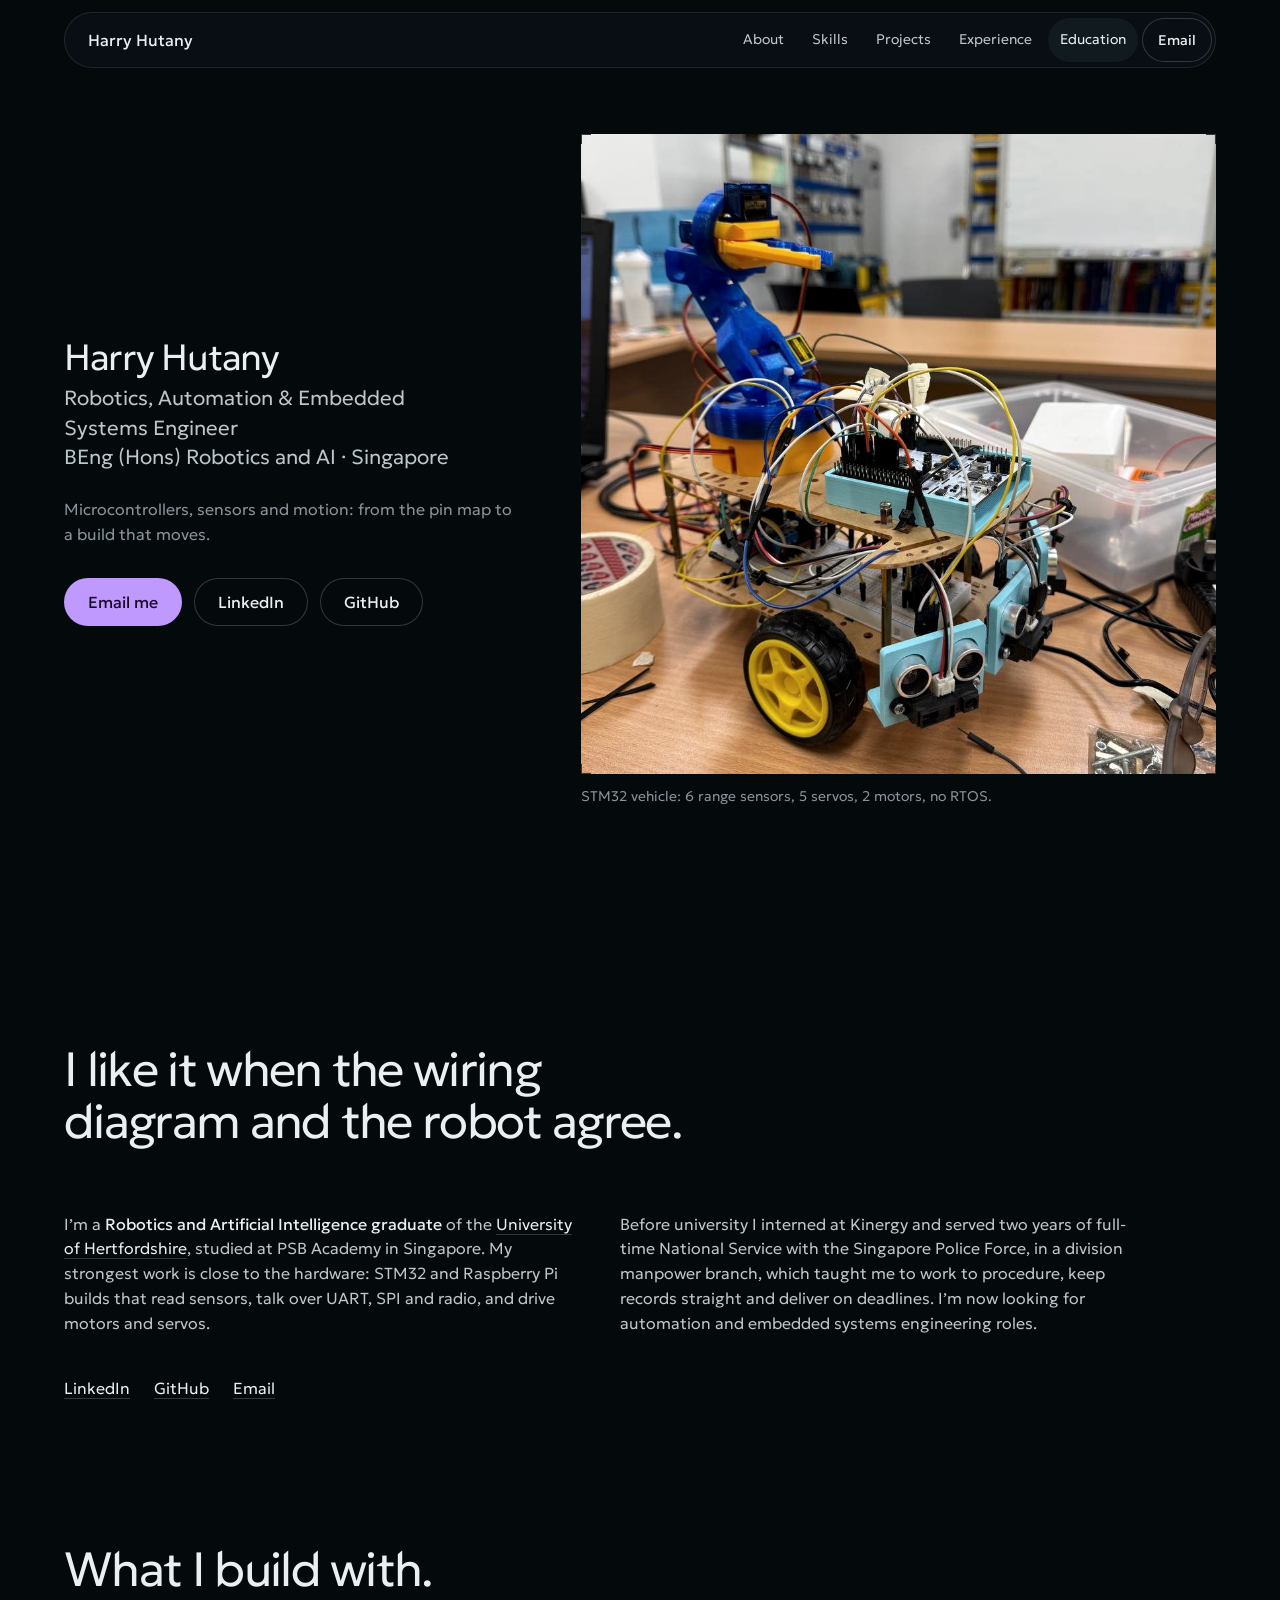
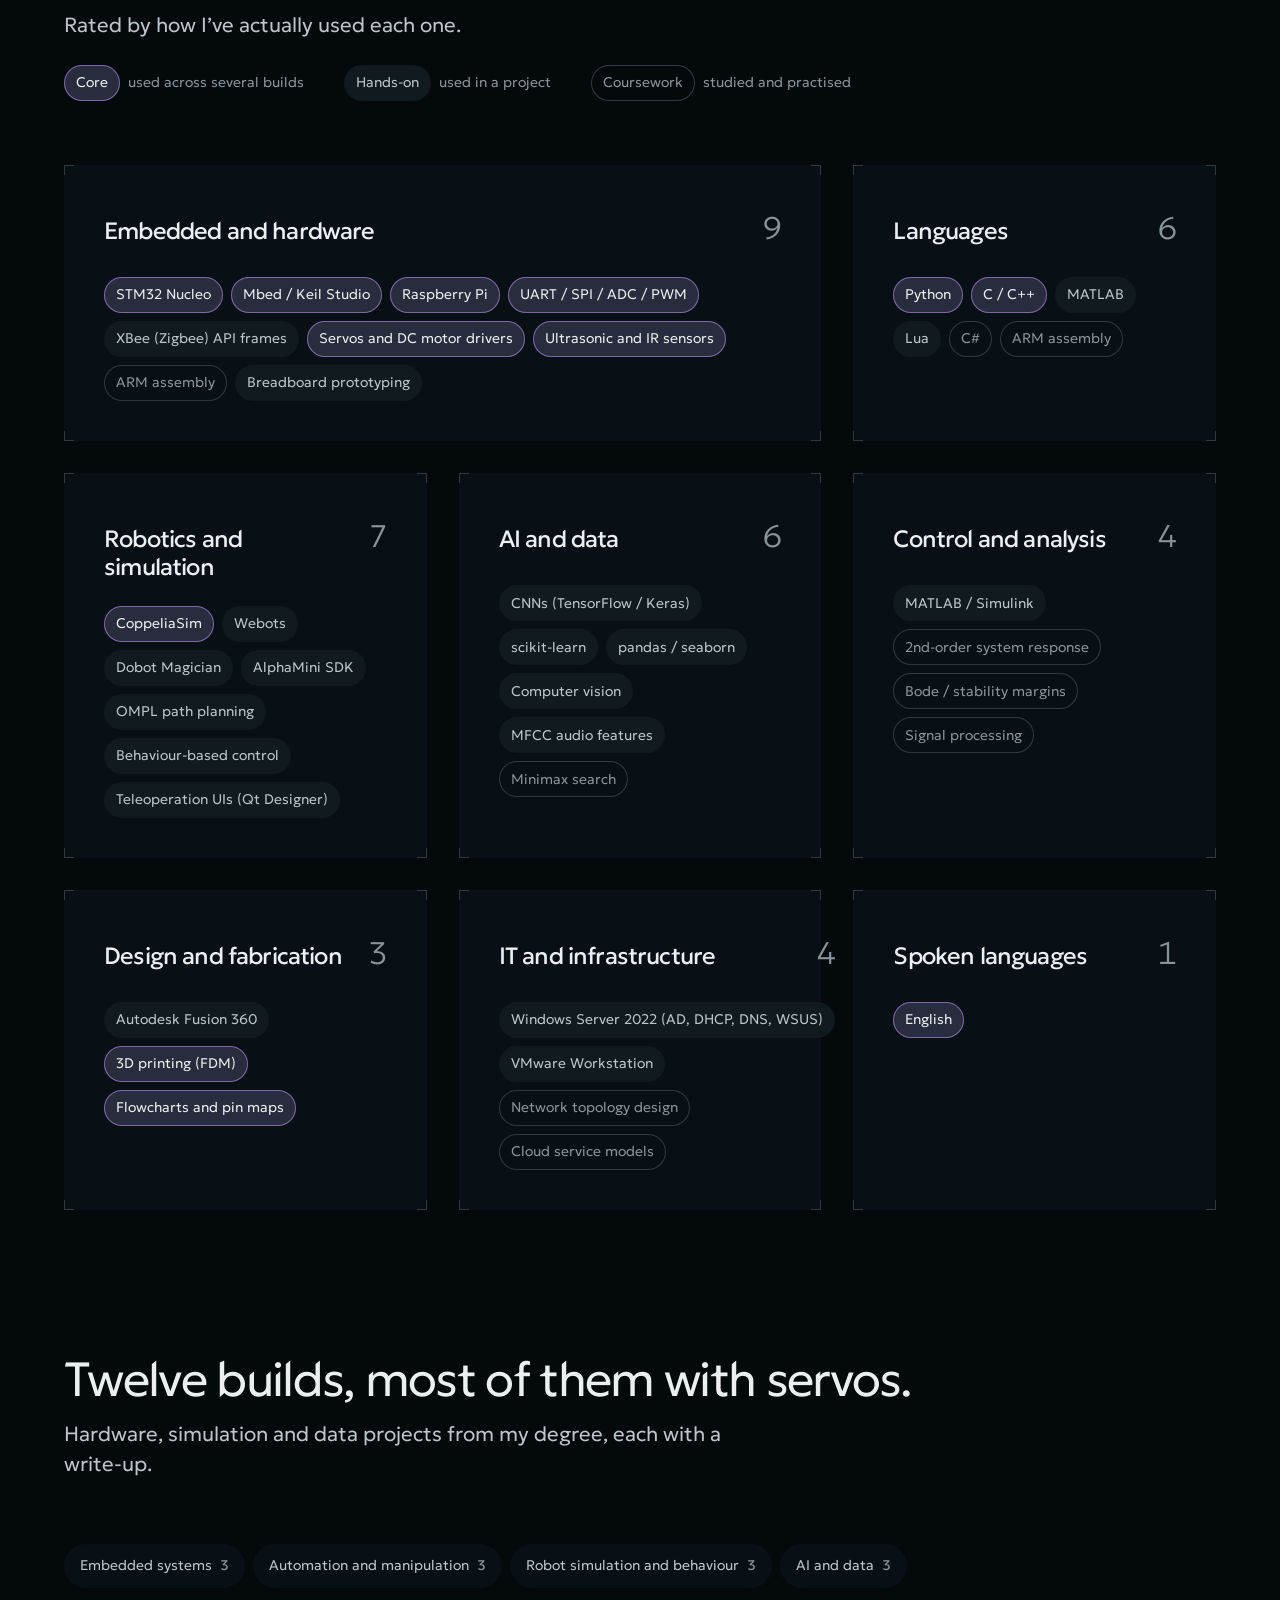
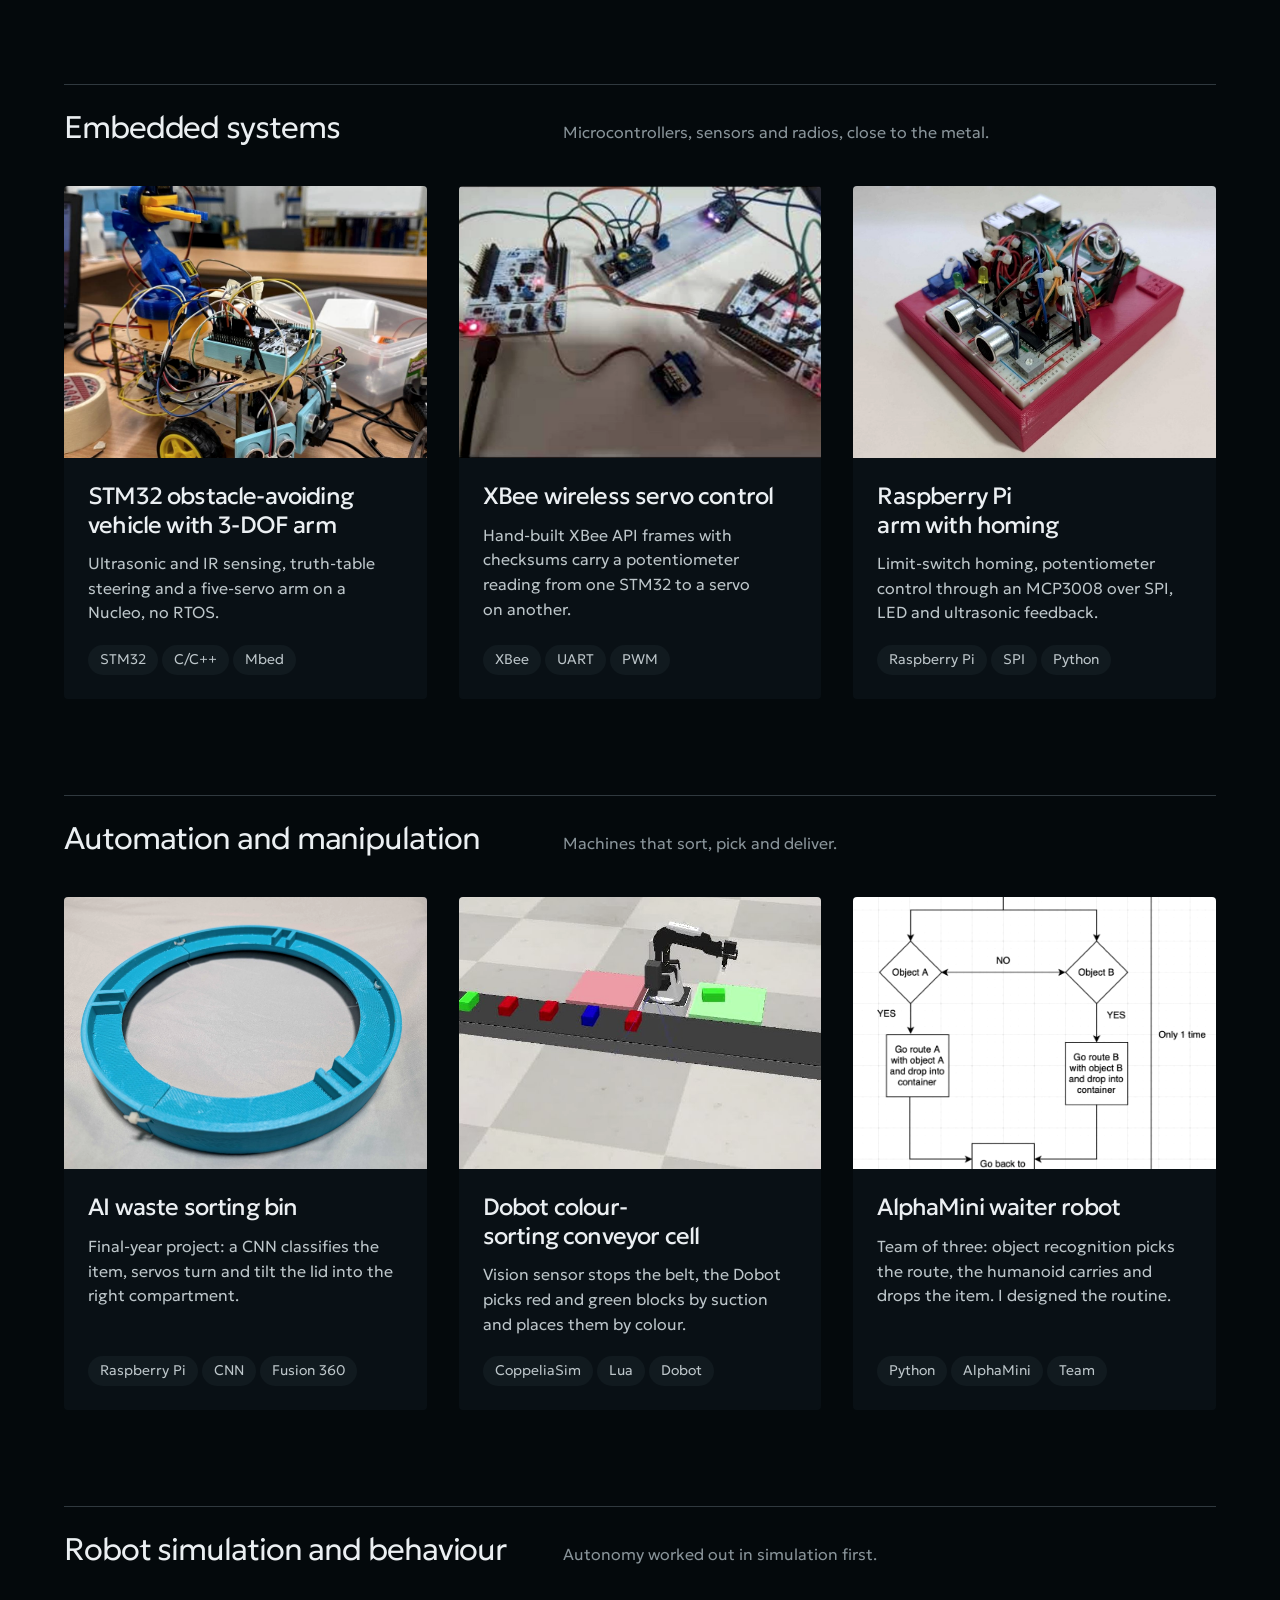
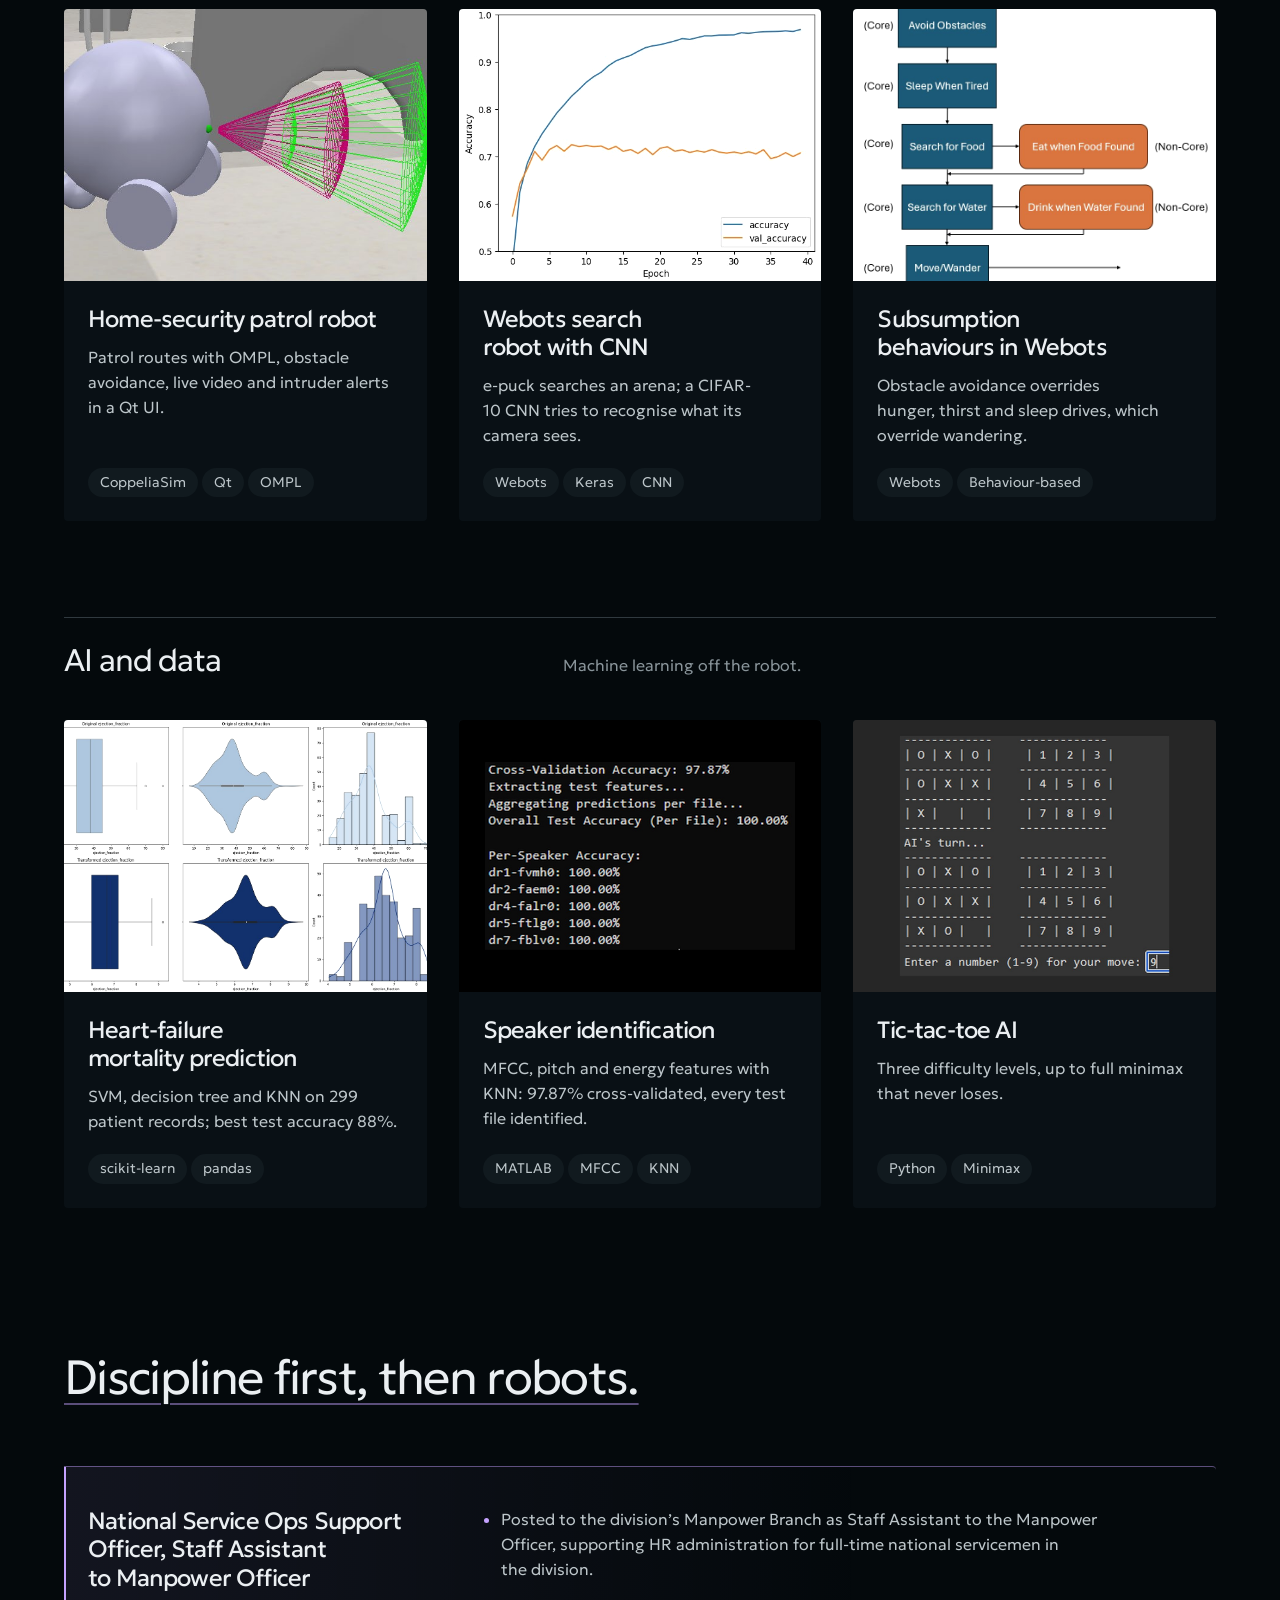
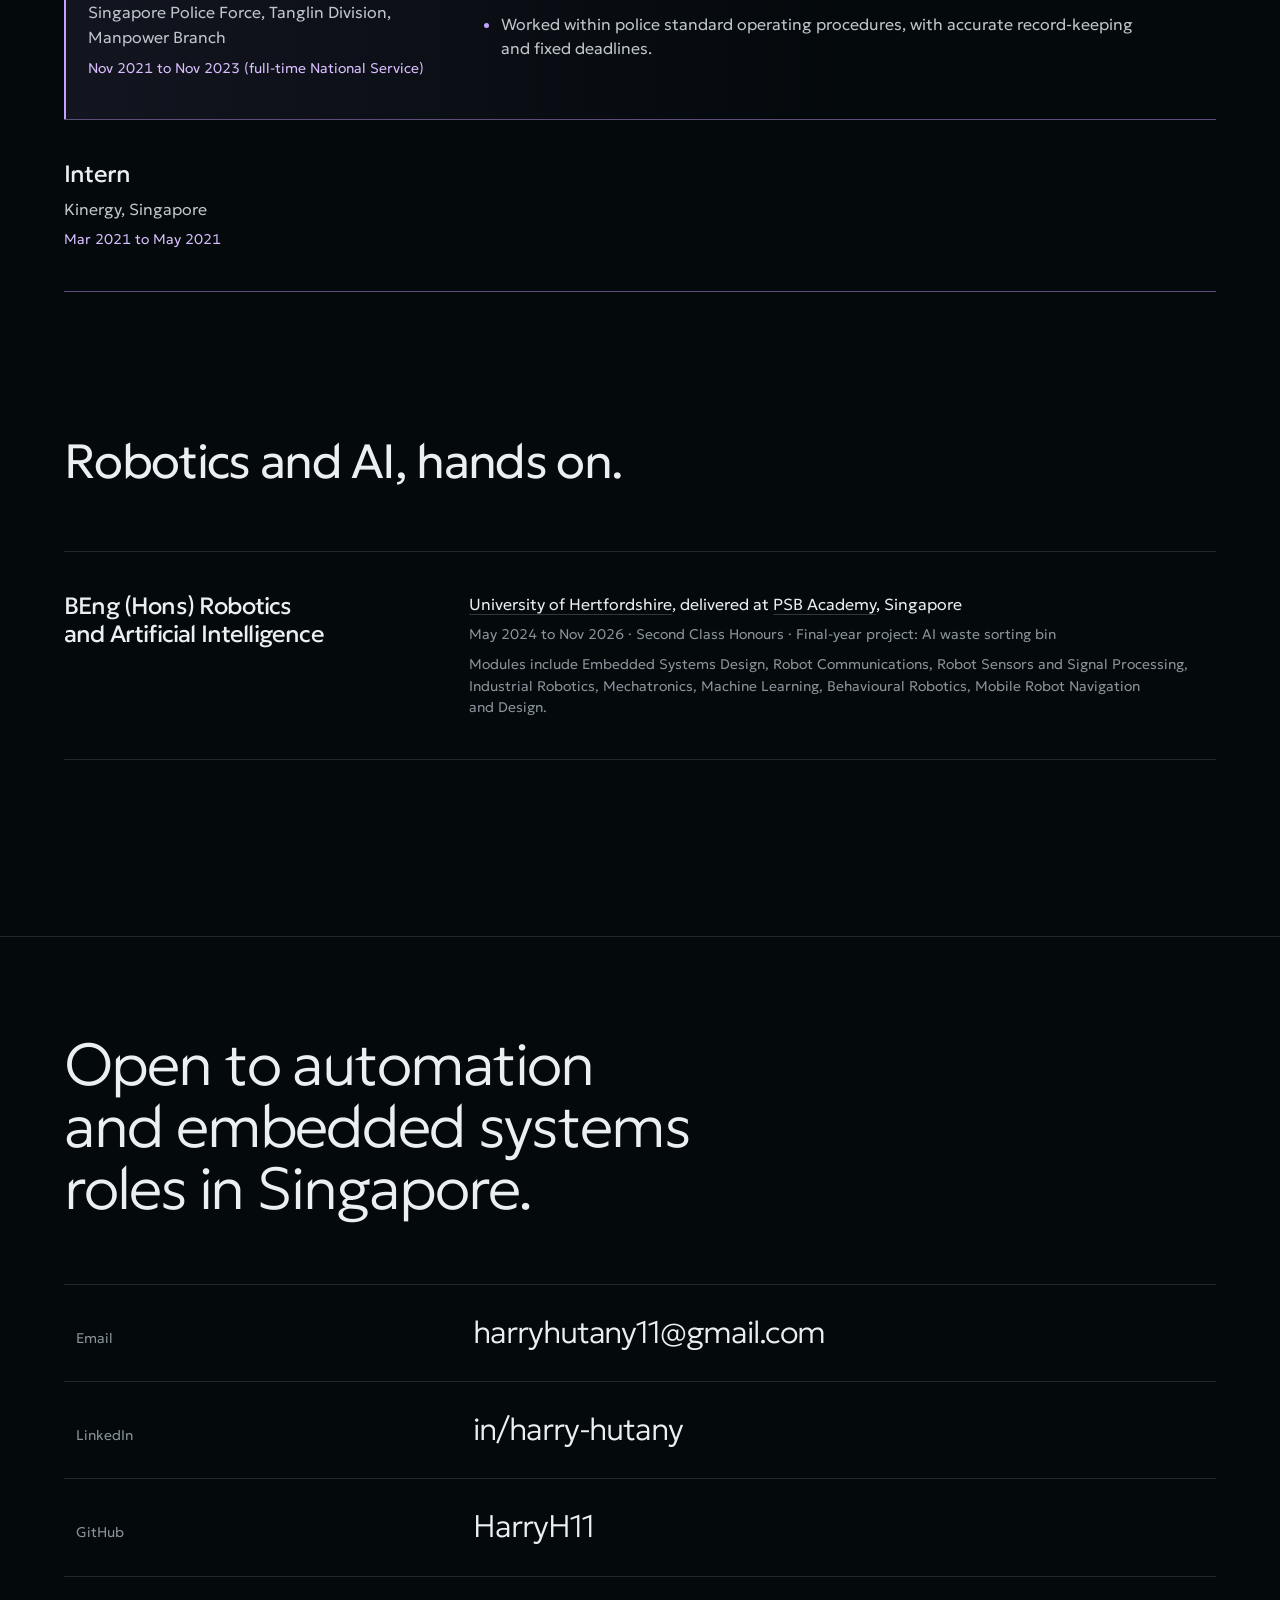
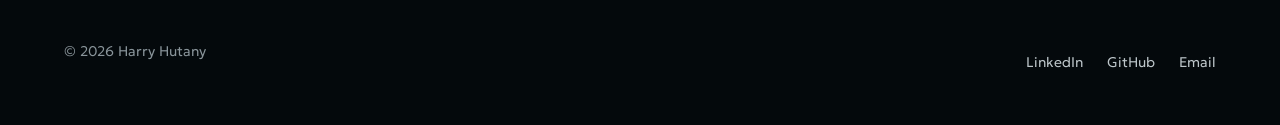
<file: index.html>
<!DOCTYPE html>
<html lang="en">
<head>
  <meta charset="UTF-8">
  <meta name="viewport" content="width=device-width, initial-scale=1.0">
  <title>Harry Hutany, Robotics &amp; Automation Engineer</title>
  <meta name="theme-color" content="#06090c">
  <meta name="description" content="Portfolio of Harry Hutany, BEng (Hons) Robotics and AI graduate in Singapore: embedded systems on STM32 and Raspberry Pi, industrial automation and robot simulation.">
  <link rel="icon" href="assets/favicon.svg" type="image/svg+xml">
  <link rel="canonical" href="https://harryh11.github.io/HarryHutany/">
  <meta property="og:type" content="website">
  <meta property="og:title" content="Harry Hutany, Robotics &amp; Automation Engineer">
  <meta property="og:description" content="Embedded systems, automation and robot simulation, from pin map to working build.">
  <meta property="og:image" content="https://harryh11.github.io/HarryHutany/assets/work/stm32-vehicle.jpg">
  <meta property="og:url" content="https://harryh11.github.io/HarryHutany/">
  <meta name="twitter:card" content="summary_large_image">
  <script>document.documentElement.classList.add('js');</script>
  <link rel="preconnect" href="https://fonts.googleapis.com">
  <link rel="preconnect" href="https://fonts.gstatic.com" crossorigin>
  <link href="https://fonts.googleapis.com/css2?family=Geologica:wght,SHRP@200..500,0..100&display=swap" rel="stylesheet">
  <link rel="stylesheet" href="style.css">
  <link rel="stylesheet" href="harry.css">
</head>
<body>
  <a class="skip" href="#main">Skip to content</a>

  <header class="nav">
    <div class="container">
      <div class="nav__bar">
        <a class="wordmark" href="#main" aria-label="Harry Hutany, back to top">Harry Hutany</a>
        <button class="nav__toggle" type="button" aria-expanded="false" aria-controls="nav-links">
          <svg viewBox="0 0 24 24" fill="none" stroke="currentColor" stroke-width="2" stroke-linecap="round" stroke-linejoin="round" aria-hidden="true"><path d="M4 6h16M4 12h16M4 18h16"/></svg>
          Menu
        </button>
        <ul class="nav__links" id="nav-links">
          <li><a href="#about" data-target="about">About</a></li>
          <li><a href="#skills" data-target="skills">Skills</a></li>
          <li><a href="#projects" data-target="projects">Projects</a></li>
          <li><a href="#experience" data-target="experience">Experience</a></li>
          <li><a href="#education" data-target="education">Education</a></li>
          <li><a class="btn btn--line btn--sm" href="mailto:harryhutany11@gmail.com">Email</a></li>
        </ul>
      </div>
    </div>
  </header>

  <main id="main">
    <section class="hero" aria-labelledby="hero-title">
      <div class="container hero__grid">
        <div class="hero__text">
          <div class="hero__name">
            <div class="hero__id">
              <h1 id="hero-title">Harry Hutany</h1>
              <p class="lead">Robotics, Automation &amp; Embedded Systems Engineer<br>BEng (Hons) Robotics and AI · Singapore</p>
            </div>
          </div>
          <p class="hero__focus">Microcontrollers, sensors and motion: from the pin map to a build that moves.</p>
          <div class="actions">
            <a class="btn" href="mailto:harryhutany11@gmail.com">Email me</a>
            <a class="btn btn--line" href="https://www.linkedin.com/in/harry-hutany/" target="_blank" rel="noopener">LinkedIn</a>
            <a class="btn btn--line" href="https://github.com/HarryH11" target="_blank" rel="noopener">GitHub</a>
          </div>
        </div>

        <figure class="frame" aria-describedby="frame-caption">
          <div class="frame__view ticks">
            <img class="hero-photo" src="assets/work/stm32-vehicle.jpg" width="960" height="1280" alt="STM32 robotic vehicle with a 3D-printed servo arm, ultrasonic and IR sensors" fetchpriority="high">
          </div>
          <figcaption class="frame__foot">
            <p id="frame-caption">STM32 vehicle: 6 range sensors, 5 servos, 2 motors, no RTOS.</p>
          </figcaption>
        </figure>
      </div>
    </section>

    <section id="about" aria-labelledby="about-title">
      <div class="container">
        <h2 id="about-title" class="statement">I like it when the wiring diagram and the robot agree.</h2>
        <div class="about__cols">
          <p>I’m a <strong>Robotics and Artificial Intelligence graduate</strong> of the <a class="link" href="https://www.herts.ac.uk/" target="_blank" rel="noopener">University of Hertfordshire</a>, studied at PSB Academy in Singapore. My strongest work is close to the hardware: STM32 and Raspberry Pi builds that read sensors, talk over UART, SPI and radio, and drive motors and servos.</p>
          <p>Before university I interned at Kinergy and served two years of full-time National Service with the Singapore Police Force, in a division manpower branch, which taught me to work to procedure, keep records straight and deliver on deadlines. I’m now looking for automation and embedded systems engineering roles.</p>
        </div>
        <p class="about__links"><a class="link" href="https://www.linkedin.com/in/harry-hutany/" target="_blank" rel="noopener">LinkedIn</a><a class="link" href="https://github.com/HarryH11" target="_blank" rel="noopener">GitHub</a><a class="link" href="mailto:harryhutany11@gmail.com">Email</a></p>
      </div>
    </section>

    <section id="skills" aria-labelledby="skills-title">
      <div class="container">
        <div class="head">
          <h2 id="skills-title">What I build with.</h2>
          <p class="lead">Rated by how I’ve actually used each one.</p>
          <ul class="legend" aria-label="How to read the colours">
            <li><span class="chip chip--expert">Core</span> used across several builds</li>
            <li><span class="chip chip--proficient">Hands-on</span> used in a project</li>
            <li><span class="chip chip--familiar">Coursework</span> studied and practised</li>
          </ul>
        </div>
        <div class="skills">
          <article class="skill ticks skill--wide">
            <header class="skill__head"><h3>Embedded and hardware</h3><span class="skill__n num">9</span></header>
            <ul class="chips"><li><span class="chip chip--expert">STM32 Nucleo<span class="visually-hidden">, core</span></span></li><li><span class="chip chip--expert">Mbed / Keil Studio<span class="visually-hidden">, core</span></span></li><li><span class="chip chip--expert">Raspberry Pi<span class="visually-hidden">, core</span></span></li><li><span class="chip chip--expert">UART / SPI / ADC / PWM<span class="visually-hidden">, core</span></span></li><li><span class="chip chip--proficient">XBee (Zigbee) API frames<span class="visually-hidden">, hands-on</span></span></li><li><span class="chip chip--expert">Servos and DC motor drivers<span class="visually-hidden">, core</span></span></li><li><span class="chip chip--expert">Ultrasonic and IR sensors<span class="visually-hidden">, core</span></span></li><li><span class="chip chip--familiar">ARM assembly<span class="visually-hidden">, coursework</span></span></li><li><span class="chip chip--proficient">Breadboard prototyping<span class="visually-hidden">, hands-on</span></span></li></ul>
          </article>
          <article class="skill ticks">
            <header class="skill__head"><h3>Languages</h3><span class="skill__n num">6</span></header>
            <ul class="chips"><li><span class="chip chip--expert">Python<span class="visually-hidden">, core</span></span></li><li><span class="chip chip--expert">C / C++<span class="visually-hidden">, core</span></span></li><li><span class="chip chip--proficient">MATLAB<span class="visually-hidden">, hands-on</span></span></li><li><span class="chip chip--proficient">Lua<span class="visually-hidden">, hands-on</span></span></li><li><span class="chip chip--familiar">C#<span class="visually-hidden">, coursework</span></span></li><li><span class="chip chip--familiar">ARM assembly<span class="visually-hidden">, coursework</span></span></li></ul>
          </article>
          <article class="skill ticks">
            <header class="skill__head"><h3>Robotics and simulation</h3><span class="skill__n num">7</span></header>
            <ul class="chips"><li><span class="chip chip--expert">CoppeliaSim<span class="visually-hidden">, core</span></span></li><li><span class="chip chip--proficient">Webots<span class="visually-hidden">, hands-on</span></span></li><li><span class="chip chip--proficient">Dobot Magician<span class="visually-hidden">, hands-on</span></span></li><li><span class="chip chip--proficient">AlphaMini SDK<span class="visually-hidden">, hands-on</span></span></li><li><span class="chip chip--proficient">OMPL path planning<span class="visually-hidden">, hands-on</span></span></li><li><span class="chip chip--proficient">Behaviour-based control<span class="visually-hidden">, hands-on</span></span></li><li><span class="chip chip--proficient">Teleoperation UIs (Qt Designer)<span class="visually-hidden">, hands-on</span></span></li></ul>
          </article>
          <article class="skill ticks">
            <header class="skill__head"><h3>AI and data</h3><span class="skill__n num">6</span></header>
            <ul class="chips"><li><span class="chip chip--proficient">CNNs (TensorFlow / Keras)<span class="visually-hidden">, hands-on</span></span></li><li><span class="chip chip--proficient">scikit-learn<span class="visually-hidden">, hands-on</span></span></li><li><span class="chip chip--proficient">pandas / seaborn<span class="visually-hidden">, hands-on</span></span></li><li><span class="chip chip--proficient">Computer vision<span class="visually-hidden">, hands-on</span></span></li><li><span class="chip chip--proficient">MFCC audio features<span class="visually-hidden">, hands-on</span></span></li><li><span class="chip chip--familiar">Minimax search<span class="visually-hidden">, coursework</span></span></li></ul>
          </article>
          <article class="skill ticks">
            <header class="skill__head"><h3>Control and analysis</h3><span class="skill__n num">4</span></header>
            <ul class="chips"><li><span class="chip chip--proficient">MATLAB / Simulink<span class="visually-hidden">, hands-on</span></span></li><li><span class="chip chip--familiar">2nd-order system response<span class="visually-hidden">, coursework</span></span></li><li><span class="chip chip--familiar">Bode / stability margins<span class="visually-hidden">, coursework</span></span></li><li><span class="chip chip--familiar">Signal processing<span class="visually-hidden">, coursework</span></span></li></ul>
          </article>
          <article class="skill ticks">
            <header class="skill__head"><h3>Design and fabrication</h3><span class="skill__n num">3</span></header>
            <ul class="chips"><li><span class="chip chip--proficient">Autodesk Fusion 360<span class="visually-hidden">, hands-on</span></span></li><li><span class="chip chip--expert">3D printing (FDM)<span class="visually-hidden">, core</span></span></li><li><span class="chip chip--expert">Flowcharts and pin maps<span class="visually-hidden">, core</span></span></li></ul>
          </article>
          <article class="skill ticks">
            <header class="skill__head"><h3>IT and infrastructure</h3><span class="skill__n num">4</span></header>
            <ul class="chips"><li><span class="chip chip--proficient">Windows Server 2022 (AD, DHCP, DNS, WSUS)<span class="visually-hidden">, hands-on</span></span></li><li><span class="chip chip--proficient">VMware Workstation<span class="visually-hidden">, hands-on</span></span></li><li><span class="chip chip--familiar">Network topology design<span class="visually-hidden">, coursework</span></span></li><li><span class="chip chip--familiar">Cloud service models<span class="visually-hidden">, coursework</span></span></li></ul>
          </article>
          <article class="skill ticks">
            <header class="skill__head"><h3>Spoken languages</h3><span class="skill__n num">1</span></header>
            <ul class="chips"><li><span class="chip chip--expert">English<span class="visually-hidden">, core</span></span></li></ul>
          </article>
        </div>
      </div>
    </section>

    <section id="projects" aria-labelledby="projects-title">
      <div class="container">
        <div class="head">
          <h2 id="projects-title">Twelve builds, most of them with servos.</h2>
          <p class="lead">Hardware, simulation and data projects from my degree, each with a write-up.</p>
        </div>
        <nav class="cats" aria-label="Project categories">
          <a href="#cat-embedded">Embedded systems<span class="num">3</span></a>
          <a href="#cat-automation">Automation and manipulation<span class="num">3</span></a>
          <a href="#cat-sim">Robot simulation and behaviour<span class="num">3</span></a>
          <a href="#cat-ai">AI and data<span class="num">3</span></a>
        </nav>
        <div class="cat" id="cat-embedded">
          <div class="cat__head"><h3>Embedded systems</h3><p>Microcontrollers, sensors and radios, close to the metal.</p></div>
          <div class="cards cards--3">
          <article class="card">
            <figure class="card__pic"><img src="assets/work/stm32-vehicle.jpg" alt="The STM32 vehicle with its servo arm on a lab bench" loading="eager" decoding="async"></figure>
            <div class="card__body">
              <h4><a class="card__link proj" href="project.html?id=stm32-vehicle">STM32 obstacle-avoiding vehicle with 3-DOF arm</a></h4>
              <p>Ultrasonic and IR sensing, truth-table steering and a five-servo arm on a Nucleo, no RTOS.</p>
              <div class="card__foot"><ul class="card__tags" aria-label="Built with"><li>STM32</li><li>C/C++</li><li>Mbed</li></ul></div>
            </div>
          </article>
          <article class="card">
            <figure class="card__pic"><img src="assets/work/xbee-bench.jpg" alt="Two Nucleo boards wired to XBee modules on a bench" loading="eager" decoding="async"></figure>
            <div class="card__body">
              <h4><a class="card__link proj" href="project.html?id=xbee-servo">XBee wireless servo control</a></h4>
              <p>Hand-built XBee API frames with checksums carry a potentiometer reading from one STM32 to a servo on another.</p>
              <div class="card__foot"><ul class="card__tags" aria-label="Built with"><li>XBee</li><li>UART</li><li>PWM</li></ul></div>
            </div>
          </article>
          <article class="card">
            <figure class="card__pic"><img src="assets/work/pi-arm-iso.jpg" alt="Raspberry Pi, servo and sensors mounted on a red base" loading="eager" decoding="async"></figure>
            <div class="card__body">
              <h4><a class="card__link proj" href="project.html?id=pi-arm">Raspberry Pi arm with homing</a></h4>
              <p>Limit-switch homing, potentiometer control through an MCP3008 over SPI, LED and ultrasonic feedback.</p>
              <div class="card__foot"><ul class="card__tags" aria-label="Built with"><li>Raspberry Pi</li><li>SPI</li><li>Python</li></ul></div>
            </div>
          </article>
          </div>
        </div>
        <div class="cat" id="cat-automation">
          <div class="cat__head"><h3>Automation and manipulation</h3><p>Machines that sort, pick and deliver.</p></div>
          <div class="cards cards--3">
          <article class="card">
            <figure class="card__pic"><img src="assets/work/bin-print.jpg" alt="3D-printed ring of the waste sorting bin" loading="lazy" decoding="async"></figure>
            <div class="card__body">
              <h4><a class="card__link proj" href="project.html?id=waste-sorting">AI waste sorting bin</a></h4>
              <p>Final-year project: a CNN classifies the item, servos turn and tilt the lid into the right compartment.</p>
              <div class="card__foot"><ul class="card__tags" aria-label="Built with"><li>Raspberry Pi</li><li>CNN</li><li>Fusion 360</li></ul></div>
            </div>
          </article>
          <article class="card">
            <figure class="card__pic"><img src="assets/work/dobot.jpg" alt="Simulated Dobot arm beside a conveyor of coloured blocks" loading="lazy" decoding="async"></figure>
            <div class="card__body">
              <h4><a class="card__link proj" href="project.html?id=dobot-cell">Dobot colour-sorting conveyor cell</a></h4>
              <p>Vision sensor stops the belt, the Dobot picks red and green blocks by suction and places them by colour.</p>
              <div class="card__foot"><ul class="card__tags" aria-label="Built with"><li>CoppeliaSim</li><li>Lua</li><li>Dobot</li></ul></div>
            </div>
          </article>
          <article class="card">
            <figure class="card__pic"><img src="assets/work/alphamini-flow.jpg" alt="Flowchart of the waiter robot&#x27;s delivery routine" loading="lazy" decoding="async"></figure>
            <div class="card__body">
              <h4><a class="card__link proj" href="project.html?id=alphamini-waiter">AlphaMini waiter robot</a></h4>
              <p>Team of three: object recognition picks the route, the humanoid carries and drops the item. I designed the routine.</p>
              <div class="card__foot"><ul class="card__tags" aria-label="Built with"><li>Python</li><li>AlphaMini</li><li>Team</li></ul></div>
            </div>
          </article>
          </div>
        </div>
        <div class="cat" id="cat-sim">
          <div class="cat__head"><h3>Robot simulation and behaviour</h3><p>Autonomy worked out in simulation first.</p></div>
          <div class="cards cards--3">
          <article class="card">
            <figure class="card__pic"><img src="assets/work/bubblerob.jpg" alt="BubbleRob in CoppeliaSim with its proximity sensor cone" loading="lazy" decoding="async"></figure>
            <div class="card__body">
              <h4><a class="card__link proj" href="project.html?id=patrol-robot">Home-security patrol robot</a></h4>
              <p>Patrol routes with OMPL, obstacle avoidance, live video and intruder alerts in a Qt UI.</p>
              <div class="card__foot"><ul class="card__tags" aria-label="Built with"><li>CoppeliaSim</li><li>Qt</li><li>OMPL</li></ul></div>
            </div>
          </article>
          <article class="card">
            <figure class="card__pic"><img src="assets/work/cnn-accuracy.jpg" alt="Training versus validation accuracy curves" loading="lazy" decoding="async"></figure>
            <div class="card__body">
              <h4><a class="card__link proj" href="project.html?id=epuck-cnn">Webots search robot with CNN</a></h4>
              <p>e-puck searches an arena; a CIFAR-10 CNN tries to recognise what its camera sees.</p>
              <div class="card__foot"><ul class="card__tags" aria-label="Built with"><li>Webots</li><li>Keras</li><li>CNN</li></ul></div>
            </div>
          </article>
          <article class="card">
            <figure class="card__pic"><img src="assets/work/subsumption.jpg" alt="Subsumption diagram of the robot&#x27;s behaviours" loading="lazy" decoding="async"></figure>
            <div class="card__body">
              <h4><a class="card__link proj" href="project.html?id=subsumption">Subsumption behaviours in Webots</a></h4>
              <p>Obstacle avoidance overrides hunger, thirst and sleep drives, which override wandering.</p>
              <div class="card__foot"><ul class="card__tags" aria-label="Built with"><li>Webots</li><li>Behaviour-based</li></ul></div>
            </div>
          </article>
          </div>
        </div>
        <div class="cat" id="cat-ai">
          <div class="cat__head"><h3>AI and data</h3><p>Machine learning off the robot.</p></div>
          <div class="cards cards--3">
          <article class="card">
            <figure class="card__pic"><img src="assets/work/heart-boxcox.jpg" alt="Box-Cox transformation plots of patient age" loading="lazy" decoding="async"></figure>
            <div class="card__body">
              <h4><a class="card__link proj" href="project.html?id=heart-failure-ml">Heart-failure mortality prediction</a></h4>
              <p>SVM, decision tree and KNN on 299 patient records; best test accuracy 88%.</p>
              <div class="card__foot"><ul class="card__tags" aria-label="Built with"><li>scikit-learn</li><li>pandas</li></ul></div>
            </div>
          </article>
          <article class="card">
            <figure class="card__pic"><img src="assets/work/speaker-id.jpg" alt="MATLAB output: 97.87% cross-validation accuracy and 100% per-file accuracy for five speakers" loading="lazy" decoding="async"></figure>
            <div class="card__body">
              <h4><a class="card__link proj" href="project.html?id=speaker-id">Speaker identification</a></h4>
              <p>MFCC, pitch and energy features with KNN: 97.87% cross-validated, every test file identified.</p>
              <div class="card__foot"><ul class="card__tags" aria-label="Built with"><li>MATLAB</li><li>MFCC</li><li>KNN</li></ul></div>
            </div>
          </article>
          <article class="card">
            <figure class="card__pic"><img src="assets/work/tictactoe.jpg" alt="Console game of tic-tac-toe ending in a draw against the minimax AI" loading="lazy" decoding="async"></figure>
            <div class="card__body">
              <h4><a class="card__link proj" href="project.html?id=tictactoe-ai">Tic-tac-toe AI</a></h4>
              <p>Three difficulty levels, up to full minimax that never loses.</p>
              <div class="card__foot"><ul class="card__tags" aria-label="Built with"><li>Python</li><li>Minimax</li></ul></div>
            </div>
          </article>
          </div>
        </div>
      </div>
    </section>

    <section id="experience" aria-labelledby="exp-title">
      <div class="container">
        <div class="head">
          <h2 id="exp-title">Discipline first, then robots.</h2>
        </div>
          <article class="entry">
            <div>
              <h3>National Service Ops Support Officer, Staff Assistant to Manpower Officer</h3>
              <p class="org">Singapore Police Force, Tanglin Division, Manpower Branch</p>
              <p class="when">Nov 2021 to Nov 2023 (full-time National Service)</p>
            </div>
            <ul>
              <li>Posted to the division’s Manpower Branch as Staff Assistant to the Manpower Officer, supporting HR administration for full-time national servicemen in the division.</li>
              <li>Worked within police standard operating procedures, with accurate record-keeping and fixed deadlines.</li>
            </ul>
          </article>
          <article class="entry">
            <div>
              <h3>Intern</h3>
              <p class="org">Kinergy, Singapore</p>
              <p class="when">Mar 2021 to May 2021</p>
            </div>
          </article>
      </div>
    </section>

    <section id="education" aria-labelledby="edu-title">
      <div class="container">
        <div class="head">
          <h2 id="edu-title">Robotics and AI, hands on.</h2>
        </div>
          <article class="entry">
            <div><h3>BEng (Hons) Robotics and Artificial Intelligence</h3></div>
            <div>
              <p><a class="link" href="https://www.herts.ac.uk/" target="_blank" rel="noopener">University of Hertfordshire</a>, delivered at <a class="link" href="https://www.psb-academy.edu.sg/" target="_blank" rel="noopener">PSB Academy</a>, Singapore</p>
              <p class="when">May 2024 to Nov 2026 · Second Class Honours · Final-year project: AI waste sorting bin</p>
              <p class="when">Modules include Embedded Systems Design, Robot Communications, Robot Sensors and Signal Processing, Industrial Robotics, Mechatronics, Machine Learning, Behavioural Robotics, Mobile Robot Navigation and Design.</p>
            </div>
          </article>
      </div>
    </section>
  </main>

  <footer class="footer">
    <div class="container">
      <p class="footer__line">Open to automation and embedded systems roles in Singapore.</p>
      <ul class="channels">
        <li><a href="mailto:harryhutany11@gmail.com"><span class="k">Email</span><span class="v">harryhutany11@gmail.com</span></a></li>
        <li><a href="https://www.linkedin.com/in/harry-hutany/" target="_blank" rel="noopener"><span class="k">LinkedIn</span><span class="v">in/harry-hutany</span></a></li>
        <li><a href="https://github.com/HarryH11" target="_blank" rel="noopener"><span class="k">GitHub</span><span class="v">HarryH11</span></a></li>
      </ul>
      <div class="footer__meta">
        <p>© <span id="y">2026</span> Harry Hutany</p>
        <ul class="footer__links">
          <li><a href="https://www.linkedin.com/in/harry-hutany/" target="_blank" rel="noopener">LinkedIn</a></li>
          <li><a href="https://github.com/HarryH11" target="_blank" rel="noopener">GitHub</a></li>
          <li><a href="mailto:harryhutany11@gmail.com">Email</a></li>
        </ul>
      </div>
    </div>
  </footer>
  <script src="assets/site.js"></script>
</body>
</html>
</file>
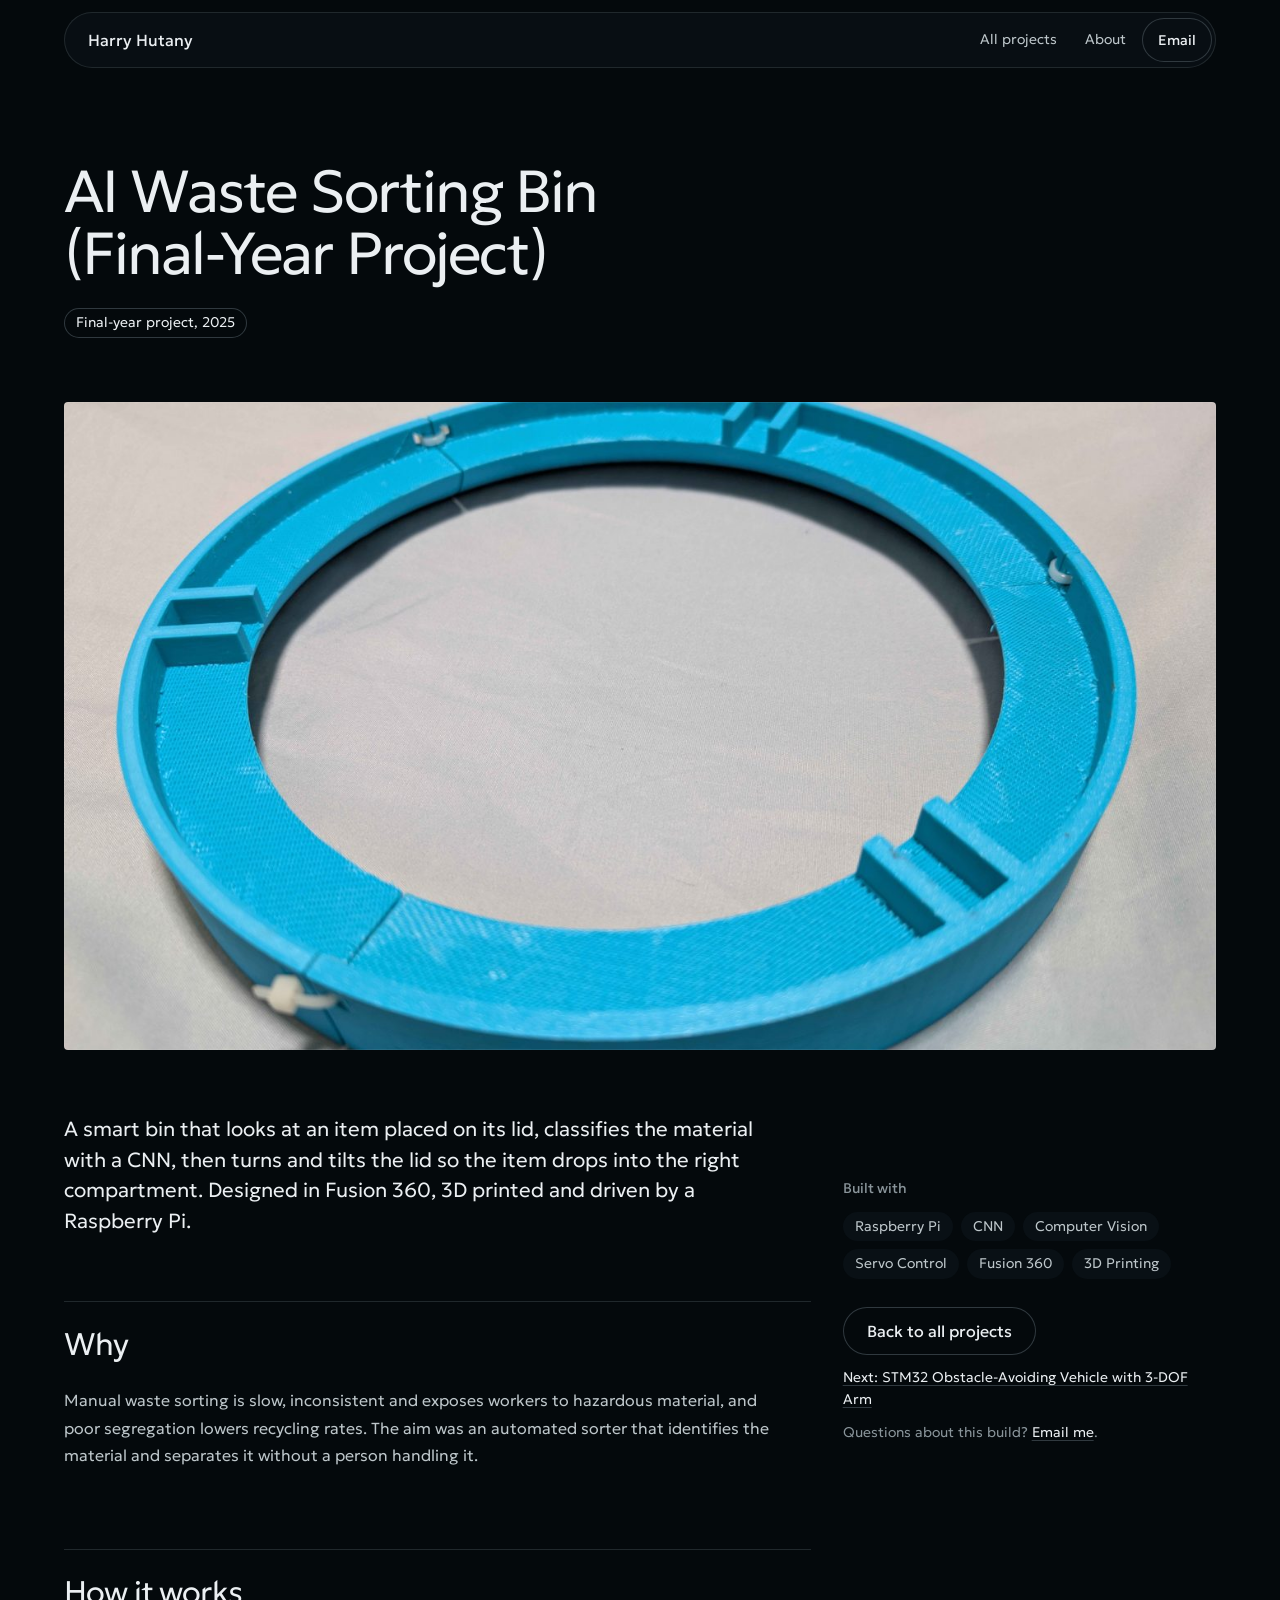
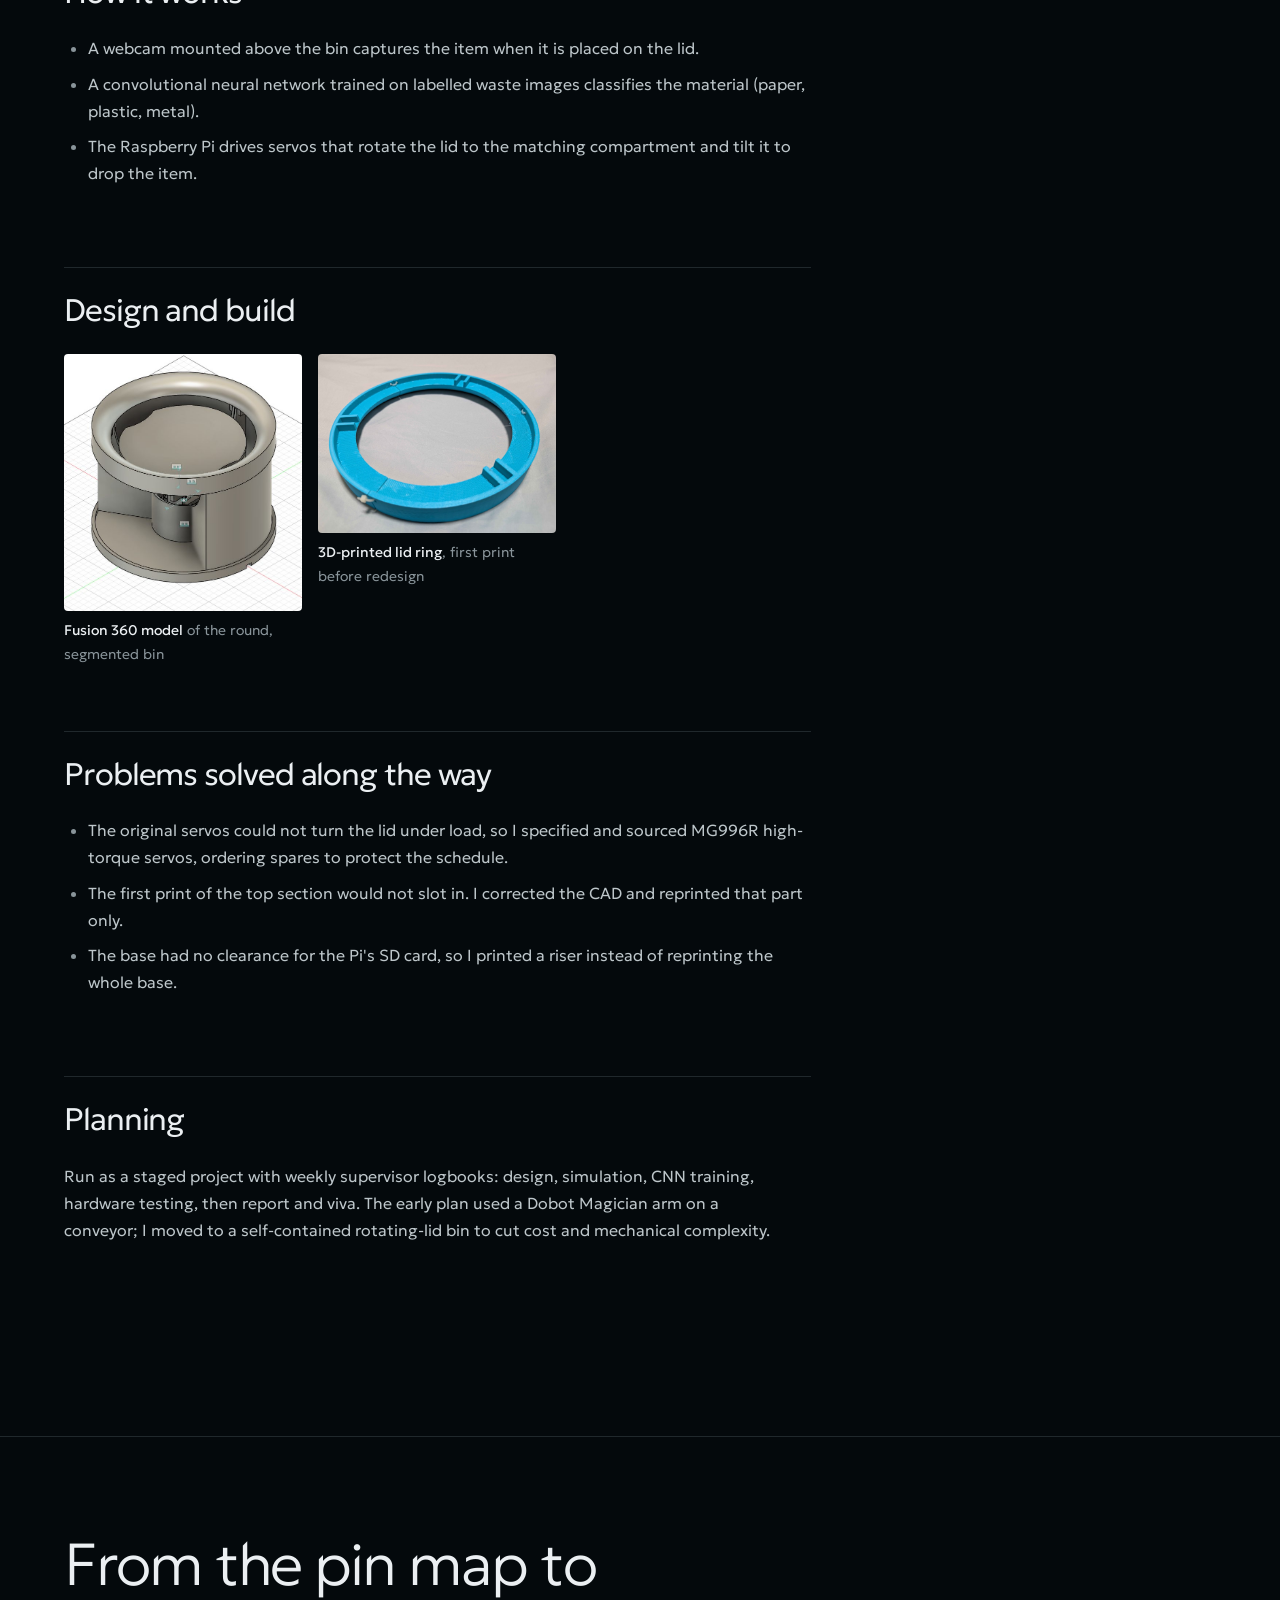
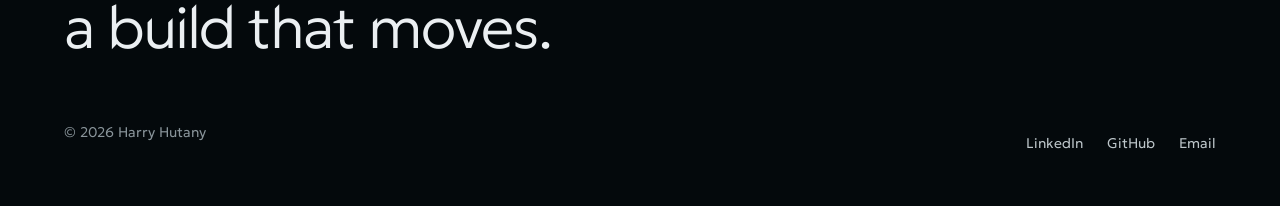
<file: project.html>
<!DOCTYPE html>
<html lang="en">
<head>
  <meta charset="UTF-8">
  <meta name="viewport" content="width=device-width, initial-scale=1.0">
  <title>Project, Harry Hutany</title>
  <meta name="theme-color" content="#06090c">
  <meta name="description" content="A robotics, automation or embedded systems project by Harry Hutany: what was built and how it works.">
  <link rel="icon" href="assets/favicon.svg" type="image/svg+xml">
  <meta property="og:type" content="article">
  <meta property="og:title" content="A project by Harry Hutany">
  <meta property="og:image" content="https://harryh11.github.io/HarryHutany/assets/work/stm32-vehicle.jpg">
  <meta name="twitter:card" content="summary_large_image">
  <script>document.documentElement.classList.add('js');</script>
  <link rel="preconnect" href="https://fonts.googleapis.com">
  <link rel="preconnect" href="https://fonts.gstatic.com" crossorigin>
  <link href="https://fonts.googleapis.com/css2?family=Geologica:wght,SHRP@200..500,0..100&display=swap" rel="stylesheet">
  <link rel="stylesheet" href="style.css">
  <link rel="stylesheet" href="harry.css">
</head>
<body>
  <a class="skip" href="#main">Skip to content</a>

  <header class="nav">
    <div class="container">
      <div class="nav__bar">
        <a class="wordmark" href="index.html" aria-label="Harry Hutany, home">Harry Hutany</a>
        <button class="nav__toggle" type="button" aria-expanded="false" aria-controls="nav-links">
          <svg viewBox="0 0 24 24" fill="none" stroke="currentColor" stroke-width="2" stroke-linecap="round" stroke-linejoin="round" aria-hidden="true"><path d="M4 6h16M4 12h16M4 18h16"/></svg>
          Menu
        </button>
        <ul class="nav__links" id="nav-links">
          <li><a href="index.html#projects">All projects</a></li>
          <li><a href="index.html#about">About</a></li>
          <li><a class="btn btn--line btn--sm" href="mailto:harryhutany11@gmail.com">Email</a></li>
        </ul>
      </div>
    </div>
  </header>

  <main id="main" class="project-detail">
    <section class="p-head">
      <div class="container">
        <h1 id="p-title">Project</h1>
        <div class="p-meta">
          <span id="p-status" class="p-status" hidden></span>
        </div>
      </div>
    </section>

    <div class="container">
      <img id="p-img" src="[data-uri]" width="1600" height="900" alt="" class="p-hero" fetchpriority="high" decoding="async" hidden>
      <div class="p-body">
        <div class="p-main">
          <p id="p-desc" class="p-desc"></p>
          <h2 class="visually-hidden">Write-up</h2>
          <div id="p-sections"></div>
          <div id="p-media" class="media" hidden></div>
        </div>
        <aside class="p-aside">
          <div class="p-facts">
            <p class="p-facts__title">Built with</p>
            <div id="p-tags" class="tagrow"></div>
            <a class="btn btn--line" href="index.html#projects">Back to all projects</a>
            <a class="link p-next" id="p-next" href="index.html#projects" hidden>Next project</a>
            <p>Questions about this build? <a class="link" href="mailto:harryhutany11@gmail.com">Email me</a>.</p>
          </div>
        </aside>
      </div>
    </div>
  </main>

  <footer class="footer">
    <div class="container">
      <p class="footer__line">From the pin map to a build that moves.</p>
      <div class="footer__meta">
        <p>© <span id="y">2026</span> Harry Hutany</p>
        <ul class="footer__links">
          <li><a href="https://www.linkedin.com/in/harry-hutany/" target="_blank" rel="noopener">LinkedIn</a></li>
          <li><a href="https://github.com/HarryH11" target="_blank" rel="noopener">GitHub</a></li>
          <li><a href="mailto:harryhutany11@gmail.com">Email</a></li>
        </ul>
      </div>
    </div>
  </footer>

  <script src="projects.js"></script>
  <script>
    (function () {
      ['p-status', 'p-img', 'p-media'].forEach(function (id) {
        var el = document.getElementById(id);
        if (el && el.style.display && el.style.display !== 'none') { el.hidden = false; el.style.removeProperty('display'); }
      });
      document.querySelectorAll('#p-sections img, #p-media img').forEach(function (im) { if (!im.loading) im.loading = 'lazy'; im.decoding = 'async'; });
      var order = ['waste-sorting','stm32-vehicle','xbee-servo','pi-arm','dobot-cell','alphamini-waiter','patrol-robot','epuck-cnn','subsumption','heart-failure-ml','speaker-id','tictactoe-ai'];
      var cur = new URLSearchParams(location.search).get('id') || 'waste-sorting', i = order.indexOf(cur), nx = document.getElementById('p-next');
      if (i > -1 && nx && window.PROJECTS) { var nid = order[(i + 1) % order.length], np = window.PROJECTS[nid]; if (np) { nx.href = 'project.html?id=' + nid; nx.textContent = 'Next: ' + np.title; nx.hidden = false; } }
      var t = document.getElementById('p-title');
      if (t && t.textContent !== 'Project') { var og = document.querySelector('meta[property="og:title"]'); if (og) og.content = t.textContent + ', Harry Hutany'; document.title = t.textContent + ', Harry Hutany'; }
      if (t && t.textContent === 'Project not found') { var a = document.createElement('a'); a.className = 'btn btn--line'; a.href = 'index.html#projects'; a.textContent = 'See all projects'; t.insertAdjacentElement('afterend', a); document.querySelector('.p-body').hidden = true; }
      var toggle = document.querySelector('.nav__toggle'), links = document.getElementById('nav-links');
      if (toggle && links) toggle.addEventListener('click', function () { var o = !links.classList.contains('is-open'); links.classList.toggle('is-open', o); toggle.setAttribute('aria-expanded', String(o)); });
    })();
  </script>
</body>
</html>
</file>
<file: style.css>
/* Hallmark · shape: Narrative Workflow · genre: modern-minimal · theme: Vantage (deal 1/3, seed portfolio-embodied-robotics-engineer-f3a4·738d922e·2026-11-19·r0) · redesign: full · draw: 4df5c2 · job: hire
 * hero: Stage (/), Banner (/project.html) · projects: Grid of 17 cards (by request, over the draw) · nav: floating pill · footer: statement · imagery: photographs, the user's own 18 · signature: the TetraSwarm occupancy map as a turning point cloud, lime where the swarm delivered · vantage: terrain/steel
 * axes: dark/grotesk-sans/chromatic-lime · posture: restrained · contrast: pass · fold: pass · v2.0.0 */
/* Hallmark · pre-emit critique: P4 H4 E4 S5 R4 V4 · weakest: P, a portfolio argues little; it leads with the swarm's own map instead of a headshot and a bio */
/* Hallmark · dropped onclick="history.length > 1 ? history.back() : (window.location.href='index.html')" · the project page goes back with a plain link to all projects, which works without history */
/* Hallmark · dropped contact.js, contact-btn, contact-colon, contact-email, contact-label, see-more-btn · contact.js never existed in the repo; the email is now a mailto link and all 17 projects show without a see-more toggle */
/* Hallmark · waive 49b · the wrapped links are project titles in the more-work table, two lines at most · the eleven titles are the owner's own project names and stay whole */
/* Hallmark · waive 44c · Banner posture on /project.html, its head over the cover image · the detail page hero is a banner that ends where the cover photograph begins */
/* Hallmark · waive 44a · Banner posture on /project.html, head resting on its cover image · the project title sits low so it reads as the caption of the cover photo below it */
/* Hallmark · waive 59 · one seam of 64px on /project.html between the banner head and its own cover · the head and the cover are one opening, not two sections */
/* Hallmark · waive 39b · button.yt-play is a video poster covering its 16:9 frame, its visible control the 48px play pill inside · the project videos load only when pressed, so the whole poster is the hit target */
/* Hallmark · answered F7 · the pill radius sits on the floating nav bar, its links, the tab strip and the pause control, all of them controls or a bar of controls */
/* Hallmark · dismissed 28a · the lazy image at index.html:56 is a 64px row thumbnail shown only on touch screens; the hero's largest paint is the canvas and its still, which carries fetchpriority high */
/* Hallmark · answered F20 · the skill chips are a wrapping list of the owner's tools, not a grid; a short last row is how a tag cloud wraps */
/* Hallmark · dismissed 77 · project.html is a detail template; its sections come from projects.js at runtime, not from the static file */
@import url("./tokens.css");
@import url("./base.css");

:root {
  --nav-h: 64px;
  --row-h: 56px;
  --frame-h: min(640px, calc(100dvh - var(--nav-h) - var(--space-3xl)));
}

/* ── Type voice ─────────────────────────────── */
h1, h2, h3 { font-variation-settings: "SHRP" 100; }
h3 { font-weight: 400; }
body { font-weight: 300; font-variation-settings: "SHRP" 0; }
strong, b { font-weight: 400; color: var(--color-ink); }
.muted { color: var(--color-muted); }
.num { font-variant-numeric: tabular-nums; font-weight: 400; }
.num .u { color: var(--color-muted); font-size: 0.75em; margin-left: var(--space-3xs); }

/* ── Skip link ──────────────────────────────── */
.skip { position: absolute; left: var(--space-md); top: calc(-1 * var(--space-3xl)); z-index: var(--z-toast); padding: var(--space-xs) var(--space-md); background: var(--color-ink); color: var(--color-paper); border-radius: var(--radius-card); }
.skip:focus-visible { top: var(--space-md); }

/* ── Controls, eight states ─────────────────── */
.btn { display: inline-flex; align-items: center; gap: var(--space-xs); min-height: 48px; padding: 0 var(--space-lg); border: 0; border-radius: var(--radius-pill); background: var(--color-accent); color: var(--color-accent-ink); font: 400 var(--text-md)/1 var(--font-body); white-space: nowrap; text-decoration: none; cursor: pointer; transition: background-color var(--dur-short) var(--ease-out), transform var(--dur-micro) var(--ease-out); }
.btn:hover { background: var(--color-accent-hi); }
.btn:active { transform: translateY(1px); }
.btn:focus-visible { outline: 2px solid var(--color-focus); outline-offset: 3px; }
.btn:disabled, .btn[aria-disabled="true"] { opacity: 0.55; cursor: not-allowed; transform: none; }
.btn--line { background: transparent; color: var(--color-ink); box-shadow: inset 0 0 0 var(--rule-hair) var(--color-rule-2); }
.btn--line:hover { background: var(--color-paper-2); }
.btn--line:focus-visible { outline-color: var(--color-ink); }
.btn--sm { min-height: 44px; padding: 0 var(--space-md); font-size: var(--text-sm); }
.btn svg { width: 16px; height: 16px; flex-shrink: 0; }

.link { color: var(--color-ink); text-decoration: underline; text-decoration-color: var(--color-rule-2); text-underline-offset: 0.22em; transition: text-decoration-color var(--dur-short) var(--ease-out); }
.link:hover { text-decoration-color: var(--color-accent); }
.link:focus-visible { outline: 2px solid var(--color-focus); outline-offset: 2px; border-radius: 2px; }

/* ── Corner ticks ───────────────────────────── */
.ticks { position: relative; }
.ticks::before { content: ""; position: absolute; inset: 0; pointer-events: none; z-index: 3; border: var(--rule-hair) solid var(--color-rule-2); -webkit-mask: conic-gradient(at var(--tick) var(--tick), transparent 75%, var(--color-ink) 0) 0 0 / calc(100% - var(--tick)) calc(100% - var(--tick)); mask: conic-gradient(at var(--tick) var(--tick), transparent 75%, var(--color-ink) 0) 0 0 / calc(100% - var(--tick)) calc(100% - var(--tick)); }

/* ── Nav: floating pill ─────────────────────── */
.nav { position: fixed; top: var(--space-sm); left: 0; right: 0; z-index: var(--z-sticky-nav); pointer-events: none; }
.nav__bar { pointer-events: auto; display: flex; align-items: center; justify-content: space-between; gap: var(--space-lg); min-height: 56px; padding: var(--space-2xs) var(--space-2xs) var(--space-2xs) var(--space-lg); border-radius: var(--radius-pill); background: color-mix(in oklab, var(--color-paper-2) 92%, transparent); box-shadow: inset 0 0 0 var(--rule-hair) var(--color-rule); }
.wordmark { font-weight: 400; font-size: var(--text-md); color: var(--color-ink); text-decoration: none; white-space: nowrap; border-radius: var(--radius-card); }
.wordmark:focus-visible { outline: 2px solid var(--color-focus); outline-offset: 4px; }
.nav__links { display: flex; align-items: center; gap: var(--space-2xs); margin: 0; padding: 0; list-style: none; }
.nav__links a:not(.btn) { display: inline-flex; align-items: center; min-height: 44px; padding: 0 var(--space-sm); border-radius: var(--radius-pill); color: var(--color-ink-2); font-size: var(--text-sm); text-decoration: none; white-space: nowrap; transition: color var(--dur-short) var(--ease-out), background-color var(--dur-short) var(--ease-out); }
.nav__links a:not(.btn):hover { color: var(--color-ink); background: var(--color-paper-3); }
.nav__links a:not(.btn):focus-visible { outline: 2px solid var(--color-focus); outline-offset: -2px; }
.nav__links a[aria-current="true"] { color: var(--color-ink); background: var(--color-paper-3); }
.nav__menu { display: none; }
.nav__toggle { display: none; }

/* ── Sections ───────────────────────────────── */
main > section { padding-block: var(--section-gap) 0; }
.head { display: grid; gap: var(--space-md); margin-bottom: var(--space-2xl); }
.head .lead { color: var(--color-ink-2); }
.grid12 { display: grid; grid-template-columns: repeat(12, minmax(0, 1fr)); column-gap: var(--gap-columns); }

/* ── Hero: Index ────────────────────────────── */
main > section.hero { min-height: 100dvh; padding-top: calc(var(--nav-h) + var(--space-xl)); padding-bottom: var(--space-xl); display: flex; align-items: center; }
.hero__grid { display: grid; grid-template-columns: minmax(0, 5fr) minmax(0, 7fr); gap: var(--space-2xl); align-items: center; width: 100%; }
.hero__text { display: grid; gap: var(--space-lg); align-content: center; }
.hero__text .actions { margin-top: var(--space-xs); }
.hero h1 { font-size: clamp(1.75rem, 2.1vw + 0.6rem, 3rem); max-width: none; line-height: 1.05; white-space: nowrap; }
.hero .lead { color: var(--color-ink-2); max-width: 40ch; }
.actions { display: flex; flex-wrap: wrap; gap: var(--space-sm); }


.frame { margin: 0; }
.frame__view { position: relative; height: var(--frame-h); min-height: 440px; background: var(--color-paper); overflow: hidden; }
.frame__view > canvas, .frame__view > img, .frame__view > .cloud-still { position: absolute; inset: 0; width: 100%; height: 100%; }
.frame__view > canvas { transition: opacity var(--dur-long) var(--ease-out); }
#cloud { cursor: grab; border-radius: var(--radius-card); }
#cloud.is-dragging { cursor: grabbing; }
#cloud:focus-visible { outline: 2px solid var(--color-focus); outline-offset: -2px; }
.cloud-still { object-fit: contain; opacity: 0.85; border-radius: var(--radius-card); }
.js .cloud-still { display: none; }
.frame__foot { display: flex; justify-content: space-between; align-items: flex-start; gap: var(--space-md); margin-top: var(--space-sm); font-size: var(--text-sm); color: var(--color-muted); min-height: 44px; }
.frame__foot p { max-width: 52ch; }
.callout { position: absolute; left: 0; top: 0; z-index: 2; pointer-events: none; display: grid; gap: var(--space-3xs); padding: var(--space-xs) var(--space-sm); background: color-mix(in oklab, var(--color-paper) 88%, transparent); box-shadow: inset 0 0 0 var(--rule-hair) var(--color-rule); border-radius: var(--radius-card); font-size: var(--text-xs); color: var(--color-muted); white-space: nowrap; transition: opacity var(--dur-long) var(--ease-out); }
.callout b { font-size: var(--text-md); color: var(--color-ink); }
.callout::after { content: ""; position: absolute; left: var(--space-sm); top: 100%; width: var(--rule-hair); height: var(--space-xl); background: var(--color-rule-2); }
.callout::before { content: ""; position: absolute; left: calc(var(--space-sm) - 3px); top: calc(100% + var(--space-xl) - 3px); width: 7px; height: 7px; border-radius: 50%; background: var(--color-ink); }
.callout--found::before { background: var(--color-accent); }
html:not(.js) .callout { display: none; }

/* ── Hero portrait ──────────────────────────── */
.hero__name { display: flex; align-items: center; gap: var(--space-lg); }
.hero__id { display: grid; gap: var(--space-xs); min-width: 0; }
.hero__id .lead { max-width: none; }
.hero__me { margin: 0; width: 136px; flex-shrink: 0; aspect-ratio: 4 / 5; border-radius: var(--radius-card); }
.hero__focus { color: var(--color-muted); max-width: 44ch; }
.hero__me > img { object-position: 50% 30%; outline: 1px solid color-mix(in oklab, var(--color-ink) 8%, transparent); outline-offset: -1px; border-radius: var(--radius-card); }

.p-model { margin-bottom: var(--space-2xl); }
.p-model .frame__view { height: min(560px, 64dvh); min-height: 400px; }
.p-model canvas { cursor: grab; }
.no-cloud .p-model .cloud-still { display: block; }
@media (max-width: 60rem) { .p-model .frame__view { height: auto; min-height: 0; aspect-ratio: 4 / 3; } }

/* ── The robots in 3D ───────────────────────── */
.models__grid { display: grid; grid-template-columns: minmax(0, 7fr) minmax(0, 5fr); gap: var(--space-2xl); align-items: start; }
.models__stage .frame__view { height: min(600px, 72dvh); min-height: 420px; }
.models__stage .frame__view > canvas { top: 56px; height: calc(100% - 56px); }
.models__stage canvas { cursor: grab; }
.models__stage canvas:focus-visible, .p-model canvas:focus-visible { outline: 2px solid var(--color-focus); outline-offset: -2px; }
.models__stage canvas.is-dragging { cursor: grabbing; }
.no-cloud .models__stage .cloud-still { display: block; }
.models__side { display: grid; gap: var(--space-xl); align-content: start; }
.models__tabs { position: absolute; z-index: 1; top: var(--space-md); left: var(--space-md); right: var(--space-md); display: flex; flex-wrap: wrap; gap: var(--space-2xs); padding: var(--space-2xs); width: fit-content; max-width: calc(100% - 2 * var(--space-md)); border-radius: var(--radius-pill); background: color-mix(in oklab, var(--color-paper) 72%, transparent); box-shadow: inset 0 0 0 var(--rule-hair) var(--color-rule-2); backdrop-filter: blur(10px); }
.models__tabs button { position: relative; overflow: hidden; display: inline-flex; align-items: center; min-height: 40px; padding: 0 var(--space-md); border: 0; border-radius: var(--radius-pill); background: transparent; color: var(--color-ink-2); font-size: var(--text-sm); cursor: pointer; white-space: nowrap; transition: color var(--dur-short) var(--ease-out), background-color var(--dur-short) var(--ease-out); }
.models__tabs button:hover { color: var(--color-ink); background: var(--color-paper-3); }
.models__tabs button:active { transform: translateY(1px); }
.models__tabs button[aria-selected="true"] { color: var(--color-ink); background: var(--color-paper-3); box-shadow: inset 0 0 0 var(--rule-hair) var(--color-rule-2); }
.models__tabs button:focus-visible { outline: 2px solid var(--color-focus); outline-offset: 2px; }
.models__tabs button:disabled { opacity: 0.55; cursor: not-allowed; }
/* the line under the shown robot fills; when it is full the next robot loads */
.models__tick { position: absolute; left: var(--space-md); right: var(--space-md); bottom: 6px; height: 2px; border-radius: 1px; background: var(--color-accent); transform: scaleX(0); transform-origin: left; }
.models__stage.is-cycling button[aria-selected="true"] .models__tick { animation: models-tick var(--model-hold, 5s) linear forwards; }
.models__stage.is-held button[aria-selected="true"] .models__tick { animation-play-state: paused; }
@keyframes models-tick { to { transform: scaleX(1); } }
.models__stage canvas.is-swapping { opacity: 0; }
html:not(.js) .models__tabs { display: none; }
.facts { display: grid; gap: var(--space-md); margin: 0 0 var(--space-lg); }
.facts > div { display: grid; grid-template-columns: minmax(0, 2fr) minmax(0, 5fr); gap: var(--space-md); padding-top: var(--space-md); border-top: var(--rule-hair) solid var(--color-rule); }
.facts dt { font-size: var(--text-sm); color: var(--color-muted); }
.facts dd { margin: 0; color: var(--color-ink); }
.actions .link { display: inline-flex; align-items: center; min-height: 48px; }
.card__acts { display: inline-flex; flex-shrink: 0; }
#model-panel:focus-visible { outline: 2px solid var(--color-focus); outline-offset: 4px; }
.about__links { display: flex; flex-wrap: wrap; gap: var(--space-lg); margin-top: var(--space-xl); }
.channels { list-style: none; margin: var(--space-2xl) 0 0; padding: 0; border-top: var(--rule-hair) solid var(--color-rule); }
.channels li { border-bottom: var(--rule-hair) solid var(--color-rule); }
.channels a { display: grid; grid-template-columns: minmax(0, 4fr) minmax(0, 8fr); gap: var(--gap-columns); align-items: baseline; padding: var(--space-lg) var(--space-sm); color: var(--color-ink); text-decoration: none; transition: background-color var(--dur-short) var(--ease-out), color var(--dur-short) var(--ease-out); }
.channels a:hover { background: var(--color-paper-2); }
.channels a:hover .v { color: var(--color-accent); }
.channels a:focus-visible { outline: 2px solid var(--color-focus); outline-offset: -2px; }
.channels .k { font-size: var(--text-sm); color: var(--color-muted); }
.channels .v { font-size: var(--text-2xl); font-weight: 200; letter-spacing: var(--tracking-display); overflow-wrap: break-word; min-width: 0; transition: color var(--dur-short) var(--ease-out); }
@media (max-width: 40rem) { .cat__head { grid-template-columns: minmax(0, 1fr); gap: var(--space-2xs); } }
@media (max-width: 40rem) { .channels a { grid-template-columns: minmax(0, 1fr); gap: var(--space-2xs); } .channels .v { font-size: var(--text-xl); } }

/* ── Skills: tiles of linked chips ──────────── */
.skills { display: grid; grid-template-columns: repeat(3, minmax(0, 1fr)); gap: var(--gap-columns); }
.skill { display: grid; align-content: start; gap: var(--space-lg); padding: var(--space-xl); background: var(--color-paper-2); color: var(--color-ink); border-radius: var(--radius-card); }
.skill--wide { grid-column: span 2; }
.skill__head { display: flex; align-items: baseline; justify-content: space-between; gap: var(--space-md); }
.skill__head h3 { font-size: var(--text-title); max-width: none; }
.skill__n { font-size: var(--text-2xl); font-weight: 200; color: var(--color-muted); letter-spacing: var(--tracking-display); }
.chips { display: flex; flex-wrap: wrap; gap: var(--space-xs); margin: 0; padding: 0; list-style: none; }
.chip { display: inline-flex; align-items: center; gap: var(--space-2xs); min-height: 36px; padding: 0 var(--space-sm); border-radius: var(--radius-pill); background: var(--color-paper-3); color: var(--color-ink-2); font-size: var(--text-sm); text-decoration: none; white-space: nowrap; position: relative; transition: background-color var(--dur-short) var(--ease-out), color var(--dur-short) var(--ease-out), box-shadow var(--dur-short) var(--ease-out); }
a.chip::after { content: ""; position: absolute; inset: -4px 0; }
a.chip:hover { color: var(--color-ink); background: var(--color-rule); box-shadow: inset 0 0 0 var(--rule-hair) var(--color-accent); }
a.chip:active { transform: translateY(1px); }
a.chip:focus-visible { outline: 2px solid var(--color-focus); outline-offset: 2px; }
.chip--plain { color: var(--color-ink-2); }
.chip--expert { background: color-mix(in oklab, var(--color-accent) 16%, var(--color-paper-3)); color: var(--color-ink); box-shadow: inset 0 0 0 var(--rule-hair) color-mix(in oklab, var(--color-accent) 55%, transparent); }
.chip--proficient { background: var(--color-paper-3); color: var(--color-ink-2); }
.chip--familiar { background: transparent; color: var(--color-muted); box-shadow: inset 0 0 0 var(--rule-hair) var(--color-rule-2); }
a.chip--expert:hover { background: color-mix(in oklab, var(--color-accent) 26%, var(--color-paper-3)); }
.legend { display: flex; flex-wrap: wrap; gap: var(--space-sm) var(--space-xl); margin: var(--space-xs) 0 0; padding: 0; list-style: none; font-size: var(--text-sm); color: var(--color-muted); }
.legend li { display: inline-flex; align-items: center; gap: var(--space-xs); }
.chip__lvl { color: var(--color-ink-2); }
@media (max-width: 60rem) { .skills { grid-template-columns: repeat(2, minmax(0, 1fr)); } .skill--wide { grid-column: span 2; } .skill { padding: var(--space-lg); } }
@media (max-width: 40rem) { .skills { grid-template-columns: minmax(0, 1fr); } .skill--wide { grid-column: auto; } .chip { white-space: normal; } }

/* ── Projects: cards ────────────────────────── */
.cards { display: grid; grid-template-columns: repeat(3, minmax(0, 1fr)); gap: var(--gap-columns); }
.cards--2 { grid-template-columns: repeat(2, minmax(0, 1fr)); }
.cards--2 .card__pic { aspect-ratio: 16 / 9; }
.cards--4 { grid-template-columns: repeat(4, minmax(0, 1fr)); }
.cards--4 .card__body { padding: var(--space-md); }
.cats { display: flex; flex-wrap: wrap; gap: var(--space-xs); margin-bottom: var(--space-3xl); }
.cats a { display: inline-flex; align-items: center; gap: var(--space-xs); min-height: 44px; padding: 0 var(--space-md); border-radius: var(--radius-pill); background: var(--color-paper-2); color: var(--color-ink-2); font-size: var(--text-sm); text-decoration: none; transition: background-color var(--dur-short) var(--ease-out), color var(--dur-short) var(--ease-out); }
.cats a:hover { background: var(--color-paper-3); color: var(--color-ink); }
.cats a:active { transform: translateY(1px); }
.cats a:focus-visible { outline: 2px solid var(--color-focus); outline-offset: 2px; }
.cats .num { color: var(--color-muted); }
.cat + .cat { margin-top: var(--space-3xl); }
.cat { scroll-margin-top: calc(var(--nav-h) + var(--space-xl)); }
.cat__head { display: grid; grid-template-columns: minmax(0, 5fr) minmax(0, 7fr); gap: var(--gap-columns); align-items: baseline; padding-top: var(--space-lg); margin-bottom: var(--space-xl); border-top: var(--rule-hair) solid var(--color-rule-2); }
.cat__head h3 { font-size: var(--text-2xl); font-weight: 300; max-width: none; }
.cat__head p { color: var(--color-muted); }
.card { position: relative; display: flex; flex-direction: column; min-width: 0; background: var(--color-paper-2); color: var(--color-ink); border-radius: var(--radius-card); overflow: hidden; transition: background-color var(--dur-short) var(--ease-out); }
.card:hover { background: var(--color-paper-3); }
.card:has(.card__link:focus-visible) { outline: 2px solid var(--color-focus); outline-offset: 2px; }
.card__pic { position: relative; flex-shrink: 0; margin: 0; aspect-ratio: 4 / 3; overflow: hidden; background: var(--color-paper-3); color: var(--color-ink); }
.card__pic img { position: absolute; inset: 0; width: 100%; height: 100%; object-fit: cover; filter: saturate(0.8) contrast(1.06); }
.card__body { flex: 1; display: grid; grid-template-rows: auto 1fr auto; gap: var(--space-sm); padding: var(--space-lg); }
.card h4 { margin: 0; font-family: var(--font-display); font-weight: 400; font-size: var(--text-title); line-height: 1.2; letter-spacing: var(--tracking-display); font-variation-settings: "SHRP" 100; text-wrap: balance; overflow-wrap: break-word; min-width: 0; }
.card__link { color: var(--color-ink); text-decoration: none; border-radius: 2px; }
.card__link::after { content: ""; position: absolute; inset: 0; z-index: 1; }
.card__link:focus-visible { outline: 2px solid var(--color-focus); outline-offset: 2px; }
.card p { color: var(--color-ink-2); max-width: 52ch; }
.card__foot { display: flex; align-items: center; justify-content: space-between; gap: var(--space-md); padding-top: var(--space-xs); }
.card__tags { display: flex; flex-wrap: wrap; gap: var(--space-2xs); margin: 0; padding: 0; list-style: none; }
.card__tags li { padding: var(--space-2xs) var(--space-sm); border-radius: var(--radius-pill); background: var(--color-paper-3); color: var(--color-ink-2); font-size: var(--text-sm); white-space: nowrap; }
.card:hover .card__tags li { background: var(--color-rule); }
.card__code { position: relative; z-index: 2; display: inline-flex; align-items: center; min-height: 44px; padding: 0 var(--space-sm); flex-shrink: 0; color: var(--color-ink); font-size: var(--text-sm); text-decoration: underline; text-decoration-color: var(--color-rule-2); text-underline-offset: 0.22em; border-radius: 2px; transition: text-decoration-color var(--dur-short) var(--ease-out); }
.card__code:hover { text-decoration-color: var(--color-accent); }
.card__code:focus-visible { outline: 2px solid var(--color-focus); outline-offset: -2px; }
.card__pic--diagram { display: grid; align-items: center; padding: var(--space-lg); }
.card__pic--diagram .loop { position: relative; }
.loop { list-style: none; margin: 0; padding: 0; display: grid; gap: var(--space-xs); counter-reset: loop; }
.loop li { counter-increment: loop; display: grid; grid-template-columns: 6.5rem minmax(0, 1fr); gap: var(--space-sm); align-items: baseline; padding-block: var(--space-2xs); border-top: var(--rule-hair) solid var(--color-rule-2); }
.loop li:first-child { border-top: 0; }
.loop b { font-weight: 400; color: var(--color-ink); }
.loop b::before { content: counter(loop) " "; color: var(--color-muted); font-variant-numeric: tabular-nums; }
.loop span { font-size: var(--text-sm); color: var(--color-muted); }
@media (max-width: 60rem) { .cards, .cards--3, .cards--4 { grid-template-columns: repeat(2, minmax(0, 1fr)); } }
@media (max-width: 40rem) { .cards, .cards--2, .cards--3, .cards--4 { grid-template-columns: minmax(0, 1fr); } }



/* ── More work: table ───────────────────────── */
.table { width: 100%; border-collapse: collapse; }
.table th { text-align: left; font-weight: 400; font-size: var(--text-sm); color: var(--color-muted); padding: 0 var(--space-md) var(--space-sm) 0; border-bottom: var(--rule-hair) solid var(--color-rule-2); white-space: nowrap; }
.table td { padding: var(--space-md) var(--space-md) var(--space-md) 0; border-bottom: var(--rule-hair) solid var(--color-rule); vertical-align: top; color: var(--color-ink-2); }
.table td:last-child, .table th:last-child { padding-right: 0; }
.table--certs td:first-child { width: 44%; }
.table--certs .sub { display: block; margin-top: var(--space-2xs); font-size: var(--text-sm); color: var(--color-muted); }
.table--certs .t { color: var(--color-ink); }
.table--certs td:nth-child(3) { white-space: nowrap; }

/* ── About and stack ────────────────────────── */
.statement { font-size: var(--text-section); font-weight: 300; line-height: 1.08; letter-spacing: var(--tracking-display); max-width: 22ch; font-variation-settings: "SHRP" 100; }
.about__cols { display: grid; grid-template-columns: repeat(2, minmax(0, 1fr)); gap: var(--gap-columns); margin-top: var(--space-2xl); max-width: 1080px; }
.about__cols p { color: var(--color-ink-2); }
dl.stack { margin: var(--space-3xl) 0 0; border-top: var(--rule-hair) solid var(--color-rule); }
.stack > div { display: grid; grid-template-columns: minmax(0, 4fr) minmax(0, 8fr); gap: var(--gap-columns); padding-block: var(--space-md); border-bottom: var(--rule-hair) solid var(--color-rule); }
.stack dt { font-weight: 400; color: var(--color-ink); }
.stack dd { margin: 0; color: var(--color-ink-2); max-width: 62ch; text-wrap: pretty; }

.entry { display: grid; grid-template-columns: minmax(0, 4fr) minmax(0, 8fr); gap: var(--gap-columns); padding-block: var(--space-xl); border-top: var(--rule-hair) solid var(--color-rule); }
.entry:last-child { border-bottom: var(--rule-hair) solid var(--color-rule); }
.entry h3 { margin: 0; font-family: var(--font-display); font-weight: 400; font-size: var(--text-title); line-height: 1.2; letter-spacing: var(--tracking-display); font-variation-settings: "SHRP" 100; text-wrap: balance; overflow-wrap: break-word; min-width: 0; }
.entry .org { margin-top: var(--space-xs); color: var(--color-ink-2); }
.entry time, .entry .when { display: block; margin-top: var(--space-xs); font-size: var(--text-sm); color: var(--color-muted); font-variant-numeric: tabular-nums; }
.entry ul { margin: 0; padding-left: var(--space-md); display: grid; gap: var(--space-sm); color: var(--color-ink-2); max-width: 60ch; text-wrap: pretty; }
.entry li::marker { color: var(--color-muted); }


/* ── Footer: statement ──────────────────────── */
.footer { margin-top: var(--section-gap-l); padding-block: var(--space-3xl) var(--space-xl); border-top: var(--rule-hair) solid var(--color-rule); }
.footer__line { font-size: var(--text-display-s); font-weight: 200; line-height: 1.05; letter-spacing: var(--tracking-display); max-width: 20ch; color: var(--color-ink); font-variation-settings: "SHRP" 100; text-wrap: balance; }
.footer__meta { display: flex; flex-wrap: wrap; justify-content: space-between; gap: var(--space-md); margin-top: var(--space-2xl); font-size: var(--text-sm); color: var(--color-muted); }
.footer__links { display: flex; flex-wrap: wrap; gap: var(--space-lg); margin: 0; padding: 0; list-style: none; }
.footer__links a { color: var(--color-ink-2); text-decoration: none; min-height: 44px; display: inline-flex; align-items: center; border-radius: 2px; }
.footer__links a:hover { color: var(--color-ink); text-decoration: underline; text-decoration-color: var(--color-accent); text-underline-offset: 0.22em; }
.footer__links a:focus-visible { outline: 2px solid var(--color-focus); outline-offset: 2px; }

/* ── Project page ───────────────────────────── */
main > section.p-head { min-height: 44dvh; display: grid; align-content: end; padding-top: calc(var(--nav-h) + var(--space-3xl)); padding-bottom: var(--space-2xl); }
.p-head h1 { font-size: var(--text-display-s); max-width: 22ch; }
.p-meta { display: flex; flex-wrap: wrap; align-items: center; gap: var(--space-xs); margin-top: var(--space-lg); }
.p-status { font-size: var(--text-sm); color: var(--color-ink); padding: var(--space-2xs) var(--space-sm); border-radius: var(--radius-pill); box-shadow: inset 0 0 0 var(--rule-hair) var(--color-rule-2); }
.p-status.complete { box-shadow: inset 0 0 0 var(--rule-hair) var(--color-accent); }
.tagrow { display: flex; flex-wrap: wrap; gap: var(--space-xs); }
.badge { font-size: var(--text-sm); color: var(--color-ink-2); padding: var(--space-2xs) var(--space-sm); border-radius: var(--radius-pill); background: var(--color-paper-2); }
.p-hero { width: 100%; max-height: 640px; object-fit: cover; border-radius: var(--radius-card); background: var(--color-paper-2); color: var(--color-ink); outline: 1px solid color-mix(in oklab, var(--color-ink) 8%, transparent); outline-offset: -1px; }
.p-body { display: grid; grid-template-columns: minmax(0, 8fr) minmax(0, 4fr); gap: var(--gap-columns); padding-top: var(--space-2xl); }
.p-desc { font-size: var(--text-lead); line-height: 1.5; color: var(--color-ink); max-width: 60ch; }
.p-section { padding-top: var(--space-2xl); }
.p-section h3 { font-size: var(--text-2xl); font-weight: 300; margin-bottom: var(--space-lg); padding-top: var(--space-lg); border-top: var(--rule-hair) solid var(--color-rule); max-width: none; }
.project-description { color: var(--color-ink-2); line-height: 1.7; max-width: 70ch; }
.project-description p { margin-bottom: var(--space-md); }
.project-description ul, .project-description ol { padding-left: var(--space-lg); margin: 0 0 var(--space-md); display: grid; gap: var(--space-xs); }
.project-description li::marker { color: var(--color-muted); }
.project-description strong { color: var(--color-ink); }
.project-description a { overflow-wrap: break-word; word-break: break-word; color: var(--color-ink); text-decoration-color: var(--color-accent); text-underline-offset: 0.2em; }
.project-description a:focus-visible { outline: 2px solid var(--color-focus); outline-offset: 2px; }
.project-description code { font-size: 0.9em; padding: 0 var(--space-2xs); border-radius: 2px; background: var(--color-paper-3); color: var(--color-ink); }
.project-description img, .p-section > img { border-radius: var(--radius-card); margin-block: var(--space-md); max-width: 100%; height: auto; }
.project-description table { width: 100%; border-collapse: collapse; margin-bottom: var(--space-md); }
.project-description th, .project-description td { text-align: left; padding: var(--space-xs) var(--space-sm) var(--space-xs) 0; border-bottom: var(--rule-hair) solid var(--color-rule); }
.project-description th { font-weight: 400; color: var(--color-muted); font-size: var(--text-sm); }
.cad-grid, .gallery { display: grid; grid-template-columns: repeat(auto-fill, minmax(min(220px, 100%), 1fr)); gap: var(--space-md); margin-top: var(--space-md); }
.cad-grid figure { margin: 0; }
.cad-grid img, .gallery img { width: 100%; border-radius: var(--radius-card); background: var(--color-paper-2); margin: 0; }
.cad-grid figcaption { font-size: var(--text-sm); color: var(--color-muted); margin-top: var(--space-xs); }
.yt-wrap { position: relative; aspect-ratio: 16 / 9; margin-block: var(--space-md); border-radius: var(--radius-card); overflow: hidden; background: var(--color-paper-2); }
.yt-wrap iframe { position: absolute; inset: 0; width: 100%; height: 100%; border: 0; }
iframe:focus, iframe:focus-visible { outline: 2px solid var(--color-focus); outline-offset: -2px; }
.yt-play { position: absolute; inset: 0; width: 100%; height: 100%; padding: 0; border: 0; background: var(--color-paper-2); color: var(--color-ink); cursor: pointer; display: grid; place-items: center; }
.yt-play img { position: absolute; inset: 0; width: 100%; height: 100%; object-fit: cover; filter: saturate(0.8) contrast(1.06); }
.yt-play__label { position: relative; z-index: 1; display: inline-flex; align-items: center; min-height: 48px; padding: 0 var(--space-lg); border-radius: var(--radius-pill); background: var(--color-accent); color: var(--color-accent-ink); font-size: var(--text-md); transition: background-color var(--dur-short) var(--ease-out); }
.yt-play:hover .yt-play__label { background: var(--color-accent-hi); }
.yt-play:active .yt-play__label { transform: translateY(1px); }
.yt-play:focus-visible { outline: 2px solid var(--color-focus); outline-offset: -2px; }
.yt-play:disabled { opacity: 0.55; cursor: not-allowed; }
.media h3 { font-size: var(--text-2xl); font-weight: 300; margin-block: var(--space-2xl) var(--space-lg); }
.p-aside { padding-top: var(--space-2xl); }
.p-aside .p-facts { justify-items: start; position: sticky; top: calc(var(--nav-h) + var(--space-xl)); display: grid; gap: var(--space-sm); }
.p-aside p { font-size: var(--text-sm); color: var(--color-muted); }
.p-aside .tagrow { margin-bottom: var(--space-md); }
.p-next { font-size: var(--text-sm); }
.p-facts__title { font-weight: 400; color: var(--color-ink); }


/* ── One reveal ─────────────────────────────── */
.js [data-reveal] { opacity: 0; transform: translateY(8px); transition: opacity var(--dur-long) var(--ease-out), transform var(--dur-long) var(--ease-out); transition-delay: calc(var(--i, 0) * 40ms); }
.js [data-reveal].is-in { opacity: 1; transform: none; }

/* ── Responsive ─────────────────────────────── */
@media (max-width: 60rem) {
  .nav__links { display: none; }
  .nav__links.is-open { display: grid; position: absolute; top: calc(100% + var(--space-xs)); left: var(--gutter); right: var(--gutter); padding: var(--space-xs); border-radius: var(--radius-card); background: var(--color-paper-2); box-shadow: inset 0 0 0 var(--rule-hair) var(--color-rule); }
  .nav__links.is-open a:not(.btn) { min-height: 48px; font-size: var(--text-md); }
  .nav__toggle { display: inline-flex; align-items: center; gap: var(--space-xs); min-height: 48px; padding: 0 var(--space-md); border: 0; border-radius: var(--radius-pill); background: var(--color-paper-3); color: var(--color-ink); font-size: var(--text-sm); cursor: pointer; }
  .nav__toggle:hover { background: var(--color-rule); }
  .nav__toggle:active { transform: translateY(1px); }
  .nav__toggle:focus-visible { outline: 2px solid var(--color-focus); outline-offset: 2px; }
  .nav__toggle:disabled { opacity: 0.55; cursor: not-allowed; }
  .nav__toggle svg { width: 20px; height: 20px; flex-shrink: 0; }
  html:not(.js) .nav__links { display: flex; flex-wrap: wrap; }
  html:not(.js) .nav__toggle { display: none; }
  .nav { position: absolute; }
  .nav .container { position: relative; }

  main > section.hero { min-height: auto; padding-top: calc(var(--nav-h) + var(--space-2xl)); }
  .hero__grid, .models__grid, .p-body { grid-template-columns: minmax(0, 1fr); gap: var(--space-xl); }
  .models__stage .frame__view { height: auto; min-height: 0; aspect-ratio: 4 / 3; }
  .hero__me { width: 88px; }
  .hero__name { gap: var(--space-md); }
  .frame__view { height: auto; min-height: 0; aspect-ratio: 4 / 3; }
  .about__cols, .stack > div, .entry { grid-template-columns: minmax(0, 1fr); gap: var(--space-xs); }
  .entry { gap: var(--space-md); }
  .table thead { position: absolute; width: 1px; height: 1px; overflow: hidden; clip-path: inset(50%); }
  .table, .table tbody, .table tr, .table td { display: block; width: 100%; }
  .table tr { padding-block: var(--space-md); border-bottom: var(--rule-hair) solid var(--color-rule); }
  .table td { border: 0; padding: var(--space-2xs) 0; }
  .table--certs td:first-child { width: 100%; }
  .p-aside .p-facts { position: static; }
}
@media (max-width: 40rem) {
  .callout[data-anchor="mapped"] { display: none; }
}
@media (prefers-reduced-motion: reduce) {
  .js [data-reveal] { opacity: 1; transform: none; transition: none; }
  .btn, .frame__view > canvas, .callout, .card, .chip, .cats a, .models__tabs button, .channels a { transition: none; }
}

/* ── Experience, certificates, activities: the lime carries these three a little further ──────────── */
#experience .head h2, #certifications .head h2, #co-curricular .head h2 { text-decoration: underline; text-decoration-color: var(--color-tint-rule); text-decoration-thickness: 2px; text-underline-offset: 0.18em; }
#experience .entry, #co-curricular .entry { border-color: var(--color-tint-rule); }
#experience .when, #co-curricular .when { color: var(--color-tint-hi); }
#experience li::marker, #co-curricular li::marker { color: var(--color-tint); }
#experience .entry:first-of-type { background: linear-gradient(90deg, var(--color-tint-wash), transparent 70%); box-shadow: inset 2px 0 0 var(--color-tint); padding-inline-start: var(--space-lg); border-radius: 0 var(--radius-card) var(--radius-card) 0; }
.table--certs th { border-bottom-color: var(--color-tint-rule); }
.table--certs td:nth-child(3) { color: var(--color-tint-hi); font-variant-numeric: tabular-nums; }
.table--certs tbody tr { transition: background-color var(--dur-short) var(--ease-out); }
.table--certs tbody tr:hover { background: var(--color-tint-wash); }
#experience .link:hover, #certifications .link:hover, #co-curricular .link:hover { text-decoration-color: var(--color-tint); }
#certifications .link { text-decoration-color: var(--color-tint-rule); }
@media (prefers-reduced-motion: reduce) { .table--certs tbody tr { transition: none; } .models__tick { display: none; } }
</file>
<file: harry.css>
/* Harry Hutany: additions to the base template */
.hero-photo { position: absolute; inset: 0; width: 100%; height: 100%; object-fit: cover; object-position: 50% 55%; border-radius: var(--radius-card); filter: saturate(0.85) contrast(1.05); }
.card__pic--type { display: grid; place-items: center; background: var(--color-paper-3); }
.card__pic--type span { font-size: clamp(1.5rem, 2.4vw, 2.25rem); font-weight: 300; letter-spacing: 0.12em; color: var(--color-tint); }
.p-section .table { width: 100%; margin-top: var(--space-md); }
.p-section ol { padding-left: 1.25em; }
.p-hero { max-height: 72vh; object-fit: cover; }
</file>
